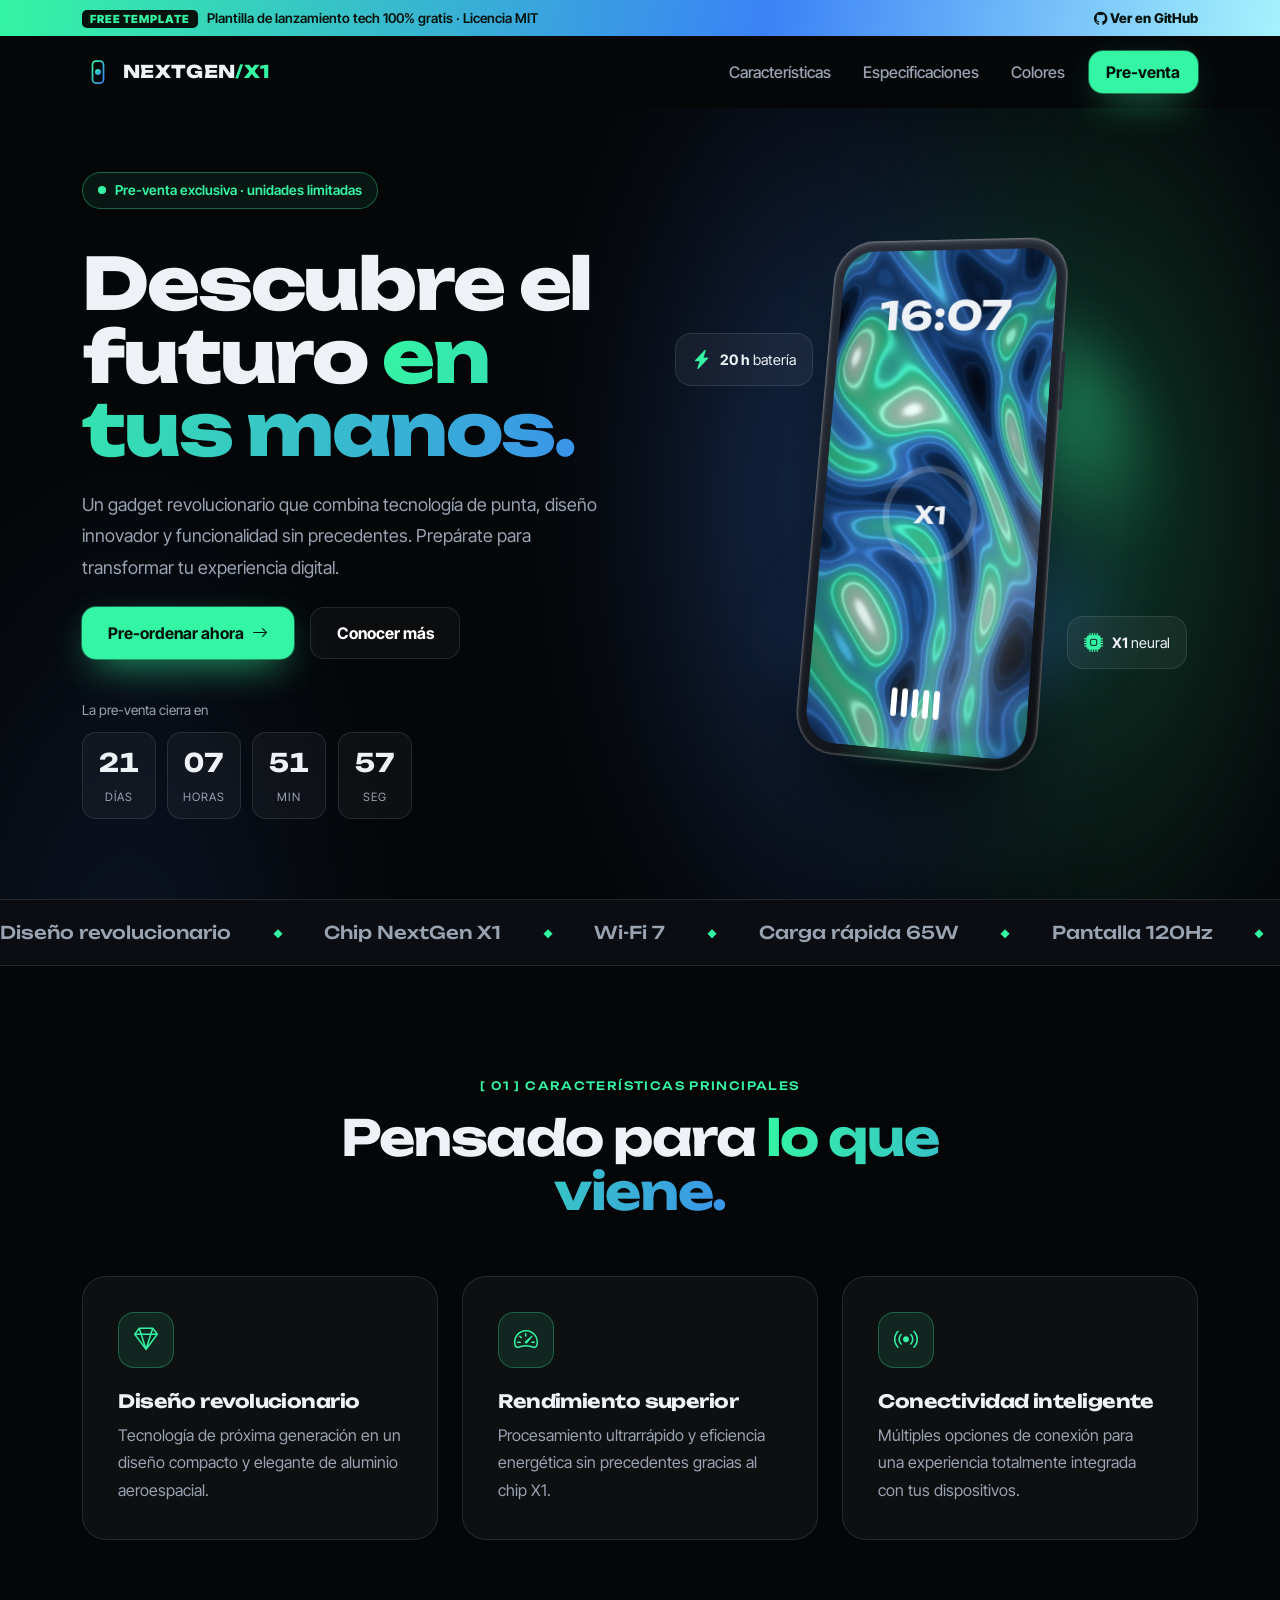
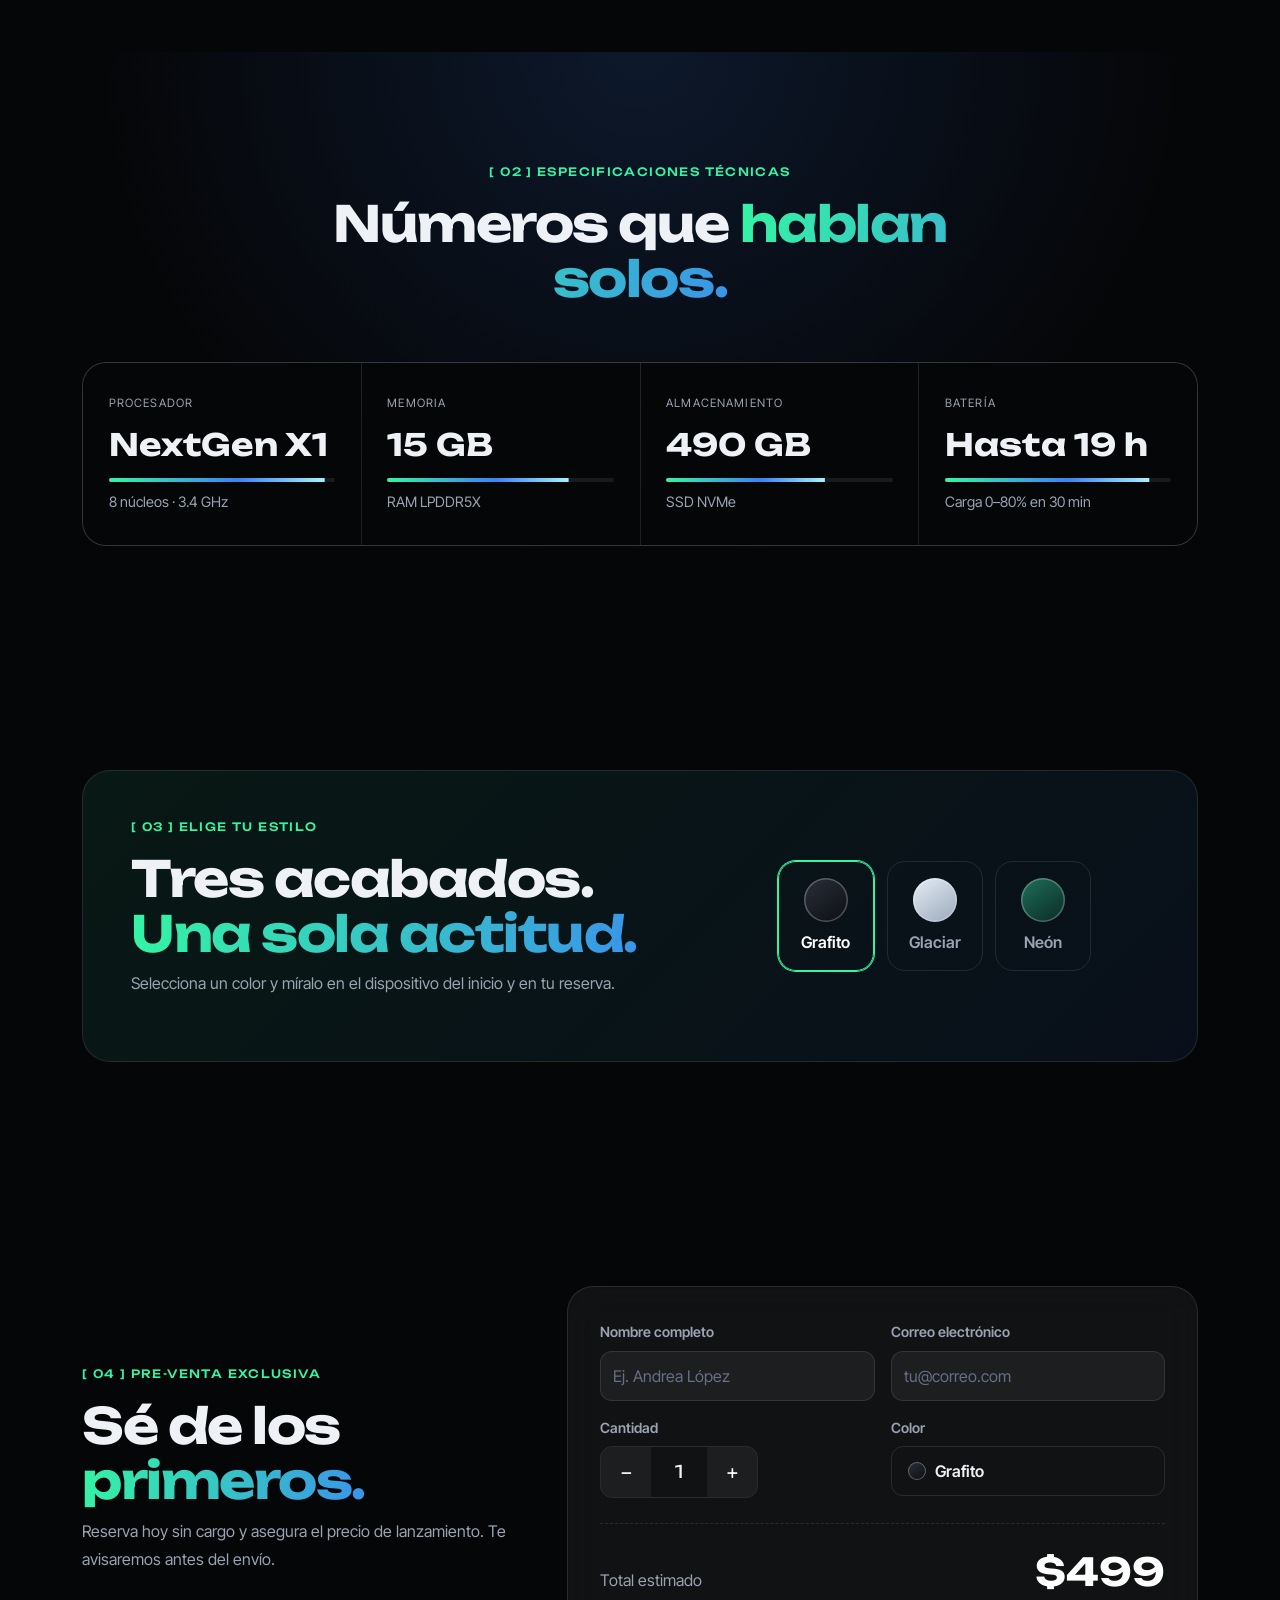
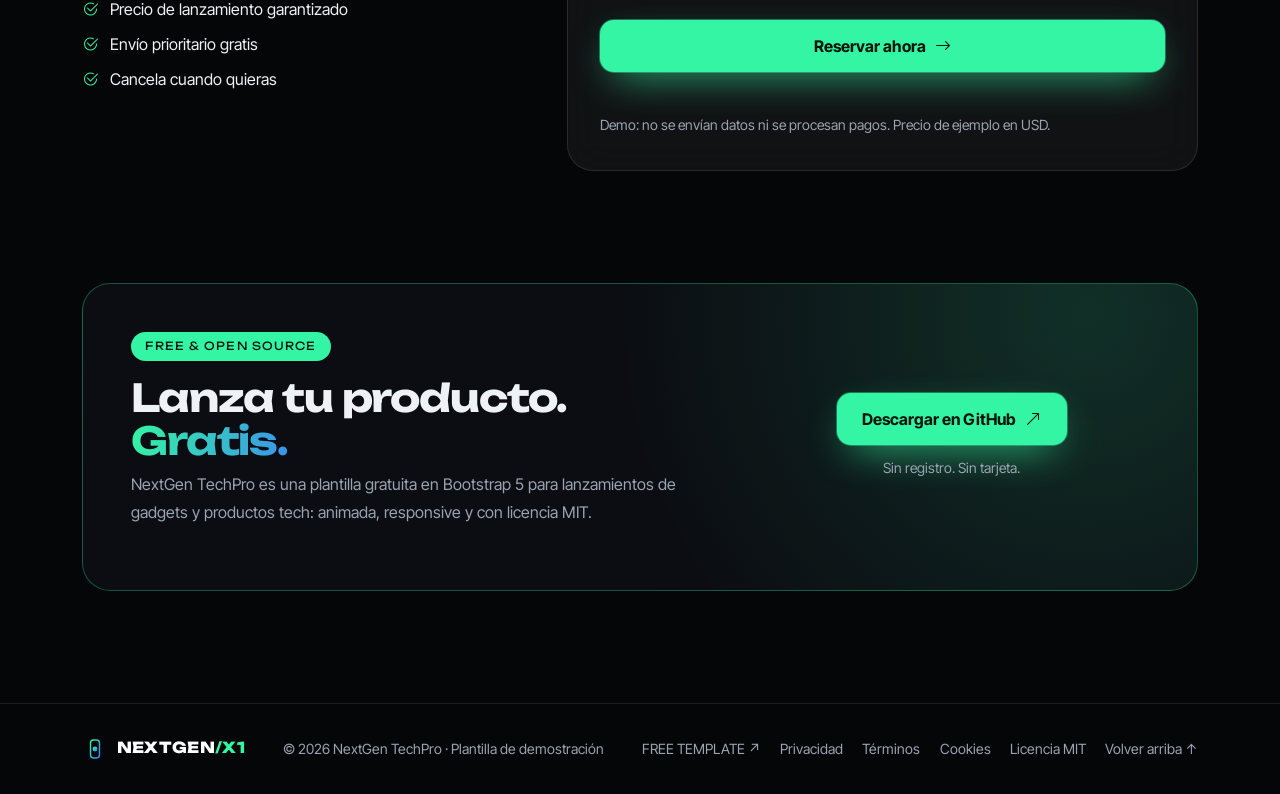
<file: index.html>
<!DOCTYPE html>
<html lang="es">
<head>
  <meta charset="UTF-8">
  <meta name="viewport" content="width=device-width, initial-scale=1.0">
  <title>NextGen TechPro — El futuro en tus manos · Free template</title>
  <meta name="description" content="Plantilla gratuita en Bootstrap 5 para lanzamientos de producto tech: dispositivo 3D, cuenta regresiva, especificaciones y preventa. Licencia MIT.">
  <meta name="theme-color" content="#050608">
  <meta property="og:title" content="NextGen TechPro — Free product launch template">
  <meta property="og:description" content="Plantilla gratuita en Bootstrap 5 para lanzar un gadget.">
  <meta property="og:image" content="assets/og-image.jpg">
  <link rel="icon" href="favicon.svg" type="image/svg+xml">
  <link rel="preconnect" href="https://fonts.googleapis.com">
  <link rel="preconnect" href="https://fonts.gstatic.com" crossorigin>
  <link href="https://fonts.googleapis.com/css2?family=Unbounded:wght@500;700;800&family=Inter+Tight:wght@400;500;600;700&display=swap" rel="stylesheet">
  <link href="https://cdn.jsdelivr.net/npm/bootstrap@5.3.3/dist/css/bootstrap.min.css" rel="stylesheet">
  <link href="https://cdn.jsdelivr.net/npm/bootstrap-icons@1.11.3/font/bootstrap-icons.min.css" rel="stylesheet">
  <link href="styles.css" rel="stylesheet">
</head>
<body id="top">
  <a class="skip" href="#main">Saltar al contenido</a>
  <div class="cursor-glow" aria-hidden="true"></div>

  <div class="free-bar">
    <div class="container">
      <span><b>FREE TEMPLATE</b> Plantilla de lanzamiento tech 100% gratis <span class="license">· Licencia MIT</span></span>
      <a href="https://github.com/EduGuate/nextgentechpro" target="_blank" rel="noopener noreferrer"><i class="bi bi-github"></i> Ver en GitHub</a>
    </div>
  </div>

  <header class="site-nav">
    <nav class="navbar navbar-expand-lg" data-bs-theme="dark" aria-label="Principal">
      <div class="container">
        <a class="brand" href="#top"><img src="favicon.svg" alt="" width="32" height="32"> <b>NEXTGEN<span>/X1</span></b></a>
        <button class="navbar-toggler" type="button" data-bs-toggle="collapse" data-bs-target="#menu" aria-controls="menu" aria-expanded="false" aria-label="Abrir menú"><span class="navbar-toggler-icon"></span></button>
        <div class="collapse navbar-collapse" id="menu">
          <ul class="navbar-nav ms-auto align-items-lg-center gap-lg-3">
            <li class="nav-item"><a class="nav-link" href="#features">Características</a></li>
            <li class="nav-item"><a class="nav-link" href="#specs">Especificaciones</a></li>
            <li class="nav-item"><a class="nav-link" href="#colors">Colores</a></li>
            <li class="nav-item"><a class="btn-neon btn-sm-neon" href="#preorder">Pre-venta</a></li>
          </ul>
        </div>
      </div>
    </nav>
  </header>

  <main id="main">
    <!-- HERO -->
    <section class="hero">
      <div class="beams" aria-hidden="true"><i></i><i></i><i></i></div>
      <div class="container">
        <div class="row align-items-center g-4 g-lg-5">
          <div class="col-lg-6 hero-copy">
            <p class="chip"><span class="dot"></span> Pre-venta exclusiva · unidades limitadas</p>
            <h1>Descubre el futuro <span class="grad">en tus manos.</span></h1>
            <p class="lead-text">Un gadget revolucionario que combina tecnología de punta, diseño innovador y funcionalidad sin precedentes. Prepárate para transformar tu experiencia digital.</p>
            <div class="d-flex flex-wrap gap-3 mt-4">
              <a class="btn-neon" href="#preorder">Pre-ordenar ahora <i class="bi bi-arrow-right"></i></a>
              <a class="btn-line" href="#features">Conocer más</a>
            </div>
            <div class="countdown" aria-label="Tiempo restante de la pre-venta">
              <span class="cd-label">La pre-venta cierra en</span>
              <div class="cd-grid" id="countdown">
                <div><b data-unit="d">00</b><small>días</small></div>
                <div><b data-unit="h">00</b><small>horas</small></div>
                <div><b data-unit="m">00</b><small>min</small></div>
                <div><b data-unit="s">00</b><small>seg</small></div>
              </div>
            </div>
          </div>
          <div class="col-lg-6">
            <div class="stage" id="stage">
              <div class="halo" aria-hidden="true"></div>
              <div class="device" id="device" role="img" aria-label="Dispositivo NextGen X1 con pantalla encendida">
                <div class="device-screen">
                  <img src="assets/screen.webp" alt="" width="540" height="1140">
                  <div class="ui">
                    <span class="ui-time" id="ui-time">09:41</span>
                    <div class="ui-ring"><svg viewBox="0 0 100 100"><circle cx="50" cy="50" r="42"/><circle class="prog" cx="50" cy="50" r="42"/></svg><b>X1</b></div>
                    <div class="ui-bars"><i></i><i></i><i></i><i></i><i></i></div>
                  </div>
                  <div class="glare"></div>
                </div>
                <span class="btn-side" aria-hidden="true"></span>
              </div>
              <div class="floor-shadow" aria-hidden="true"></div>
              <div class="float-card fc1 glass"><i class="bi bi-lightning-charge-fill"></i><span><b>20 h</b> batería</span></div>
              <div class="float-card fc2 glass"><i class="bi bi-cpu-fill"></i><span><b>X1</b> neural</span></div>
            </div>
          </div>
        </div>
      </div>
    </section>

    <div class="marquee" aria-hidden="true">
      <div class="marquee-track">
        <span>Diseño revolucionario</span><span>Chip NextGen X1</span><span>Wi-Fi 7</span><span>Carga rápida 65W</span><span>Pantalla 120Hz</span><span>Diseño revolucionario</span><span>Chip NextGen X1</span><span>Wi-Fi 7</span><span>Carga rápida 65W</span><span>Pantalla 120Hz</span>
      </div>
    </div>

    <!-- FEATURES -->
    <section id="features" class="section">
      <div class="container">
        <div class="section-head reveal">
          <p class="eyebrow">[ 01 ] Características principales</p>
          <h2>Pensado para <span class="grad">lo que viene.</span></h2>
        </div>
        <div class="row g-4">
          <div class="col-md-4 reveal"><article class="feature spot"><span class="f-icon"><i class="bi bi-gem"></i></span><h3>Diseño revolucionario</h3><p>Tecnología de próxima generación en un diseño compacto y elegante de aluminio aeroespacial.</p></article></div>
          <div class="col-md-4 reveal"><article class="feature spot"><span class="f-icon"><i class="bi bi-speedometer2"></i></span><h3>Rendimiento superior</h3><p>Procesamiento ultrarrápido y eficiencia energética sin precedentes gracias al chip X1.</p></article></div>
          <div class="col-md-4 reveal"><article class="feature spot"><span class="f-icon"><i class="bi bi-broadcast"></i></span><h3>Conectividad inteligente</h3><p>Múltiples opciones de conexión para una experiencia totalmente integrada con tus dispositivos.</p></article></div>
        </div>
      </div>
    </section>

    <!-- SPECS -->
    <section id="specs" class="section specs">
      <div class="container">
        <div class="section-head reveal">
          <p class="eyebrow">[ 02 ] Especificaciones técnicas</p>
          <h2>Números que <span class="grad">hablan solos.</span></h2>
        </div>
        <div class="spec-grid">
          <div class="spec reveal"><small>Procesador</small><strong>NextGen X1</strong><span class="meter"><i style="--v:.95"></i></span><em>8 núcleos · 3.4 GHz</em></div>
          <div class="spec reveal"><small>Memoria</small><strong><span data-count="16">0</span> GB</strong><span class="meter"><i style="--v:.8"></i></span><em>RAM LPDDR5X</em></div>
          <div class="spec reveal"><small>Almacenamiento</small><strong><span data-count="512">0</span> GB</strong><span class="meter"><i style="--v:.7"></i></span><em>SSD NVMe</em></div>
          <div class="spec reveal"><small>Batería</small><strong>Hasta <span data-count="20">0</span> h</strong><span class="meter"><i style="--v:.9"></i></span><em>Carga 0–80% en 30 min</em></div>
        </div>
      </div>
    </section>

    <!-- COLORS -->
    <section id="colors" class="section">
      <div class="container">
        <div class="colors-card reveal">
          <div>
            <p class="eyebrow">[ 03 ] Elige tu estilo</p>
            <h2>Tres acabados. <span class="grad">Una sola actitud.</span></h2>
            <p class="muted">Selecciona un color y míralo en el dispositivo del inicio y en tu reserva.</p>
          </div>
          <div class="swatches" role="radiogroup" aria-label="Color del dispositivo">
            <button class="swatch active" role="radio" aria-checked="true" data-color="grafito" style="--c1:#2a2f3a;--c2:#0c0e12"><span></span>Grafito</button>
            <button class="swatch" role="radio" aria-checked="false" data-color="glaciar" style="--c1:#e6edf5;--c2:#9aa9bb"><span></span>Glaciar</button>
            <button class="swatch" role="radio" aria-checked="false" data-color="neón" style="--c1:#1f6f5b;--c2:#0b2a24"><span></span>Neón</button>
          </div>
        </div>
      </div>
    </section>

    <!-- PREORDER -->
    <section id="preorder" class="section">
      <div class="container">
        <div class="row g-4 g-lg-5 align-items-center">
          <div class="col-lg-5 reveal">
            <p class="eyebrow">[ 04 ] Pre-venta exclusiva</p>
            <h2>Sé de los <span class="grad">primeros.</span></h2>
            <p class="muted">Reserva hoy sin cargo y asegura el precio de lanzamiento. Te avisaremos antes del envío.</p>
            <ul class="perks">
              <li><i class="bi bi-check2-circle"></i> Precio de lanzamiento garantizado</li>
              <li><i class="bi bi-check2-circle"></i> Envío prioritario gratis</li>
              <li><i class="bi bi-check2-circle"></i> Cancela cuando quieras</li>
            </ul>
          </div>
          <div class="col-lg-7 reveal">
            <form id="preOrderForm" class="order glass" novalidate>
              <div class="row g-3">
                <div class="col-sm-6"><label for="name" class="form-label">Nombre completo</label><input id="name" class="form-control" autocomplete="name" required maxlength="80" placeholder="Ej. Andrea López"></div>
                <div class="col-sm-6"><label for="email" class="form-label">Correo electrónico</label><input id="email" type="email" class="form-control" autocomplete="email" required maxlength="120" placeholder="tu@correo.com"></div>
                <div class="col-sm-6">
                  <span class="form-label d-block" id="qty-label">Cantidad</span>
                  <div class="stepper" role="group" aria-labelledby="qty-label"><button type="button" data-step="-1" aria-label="Menos">−</button><output id="qty">1</output><button type="button" data-step="1" aria-label="Más">+</button></div>
                </div>
                <div class="col-sm-6"><span class="form-label d-block">Color</span><div class="chosen" id="chosen-color">Grafito</div></div>
              </div>
              <div class="order-total"><span>Total estimado</span><strong>$<span id="order-total">499</span></strong></div>
              <button class="btn-neon w-100" type="submit">Reservar ahora <i class="bi bi-arrow-right"></i></button>
              <p class="form-status" id="form-status" role="status"></p>
              <small class="muted">Demo: no se envían datos ni se procesan pagos. Precio de ejemplo en USD.</small>
            </form>
          </div>
        </div>
      </div>
    </section>

    <!-- FREE TEMPLATE -->
    <section id="template" class="section pt-0">
      <div class="container">
        <div class="opensource reveal">
          <div>
            <span class="free-pill">FREE &amp; OPEN SOURCE</span>
            <h2>Lanza tu producto. <span class="grad">Gratis.</span></h2>
            <p class="muted">NextGen TechPro es una plantilla gratuita en Bootstrap 5 para lanzamientos de gadgets y productos tech: animada, responsive y con licencia MIT.</p>
          </div>
          <div class="os-actions">
            <a class="btn-neon" href="https://github.com/EduGuate/nextgentechpro" target="_blank" rel="noopener noreferrer">Descargar en GitHub <i class="bi bi-arrow-up-right"></i></a>
            <small class="muted">Sin registro. Sin tarjeta.</small>
          </div>
        </div>
      </div>
    </section>
  </main>

  <footer class="footer">
    <div class="container footer-inner">
      <a class="brand" href="#top"><img src="favicon.svg" alt="" width="26" height="26"> <b>NEXTGEN<span>/X1</span></b></a>
      <span>© <span id="year"></span> NextGen TechPro · Plantilla de demostración</span>
      <span class="footer-links"><a href="#template">FREE TEMPLATE ↗</a><a href="privacidad.html">Privacidad</a><a href="terminos.html">Términos</a><a href="cookies.html">Cookies</a><a href="LICENSE">Licencia MIT</a><a href="#top">Volver arriba ↑</a></span>
    </div>
  </footer>

  <script src="https://cdn.jsdelivr.net/npm/bootstrap@5.3.3/dist/js/bootstrap.bundle.min.js" defer></script>
  <script src="app.js" defer></script>
</body>
</html>
</file>
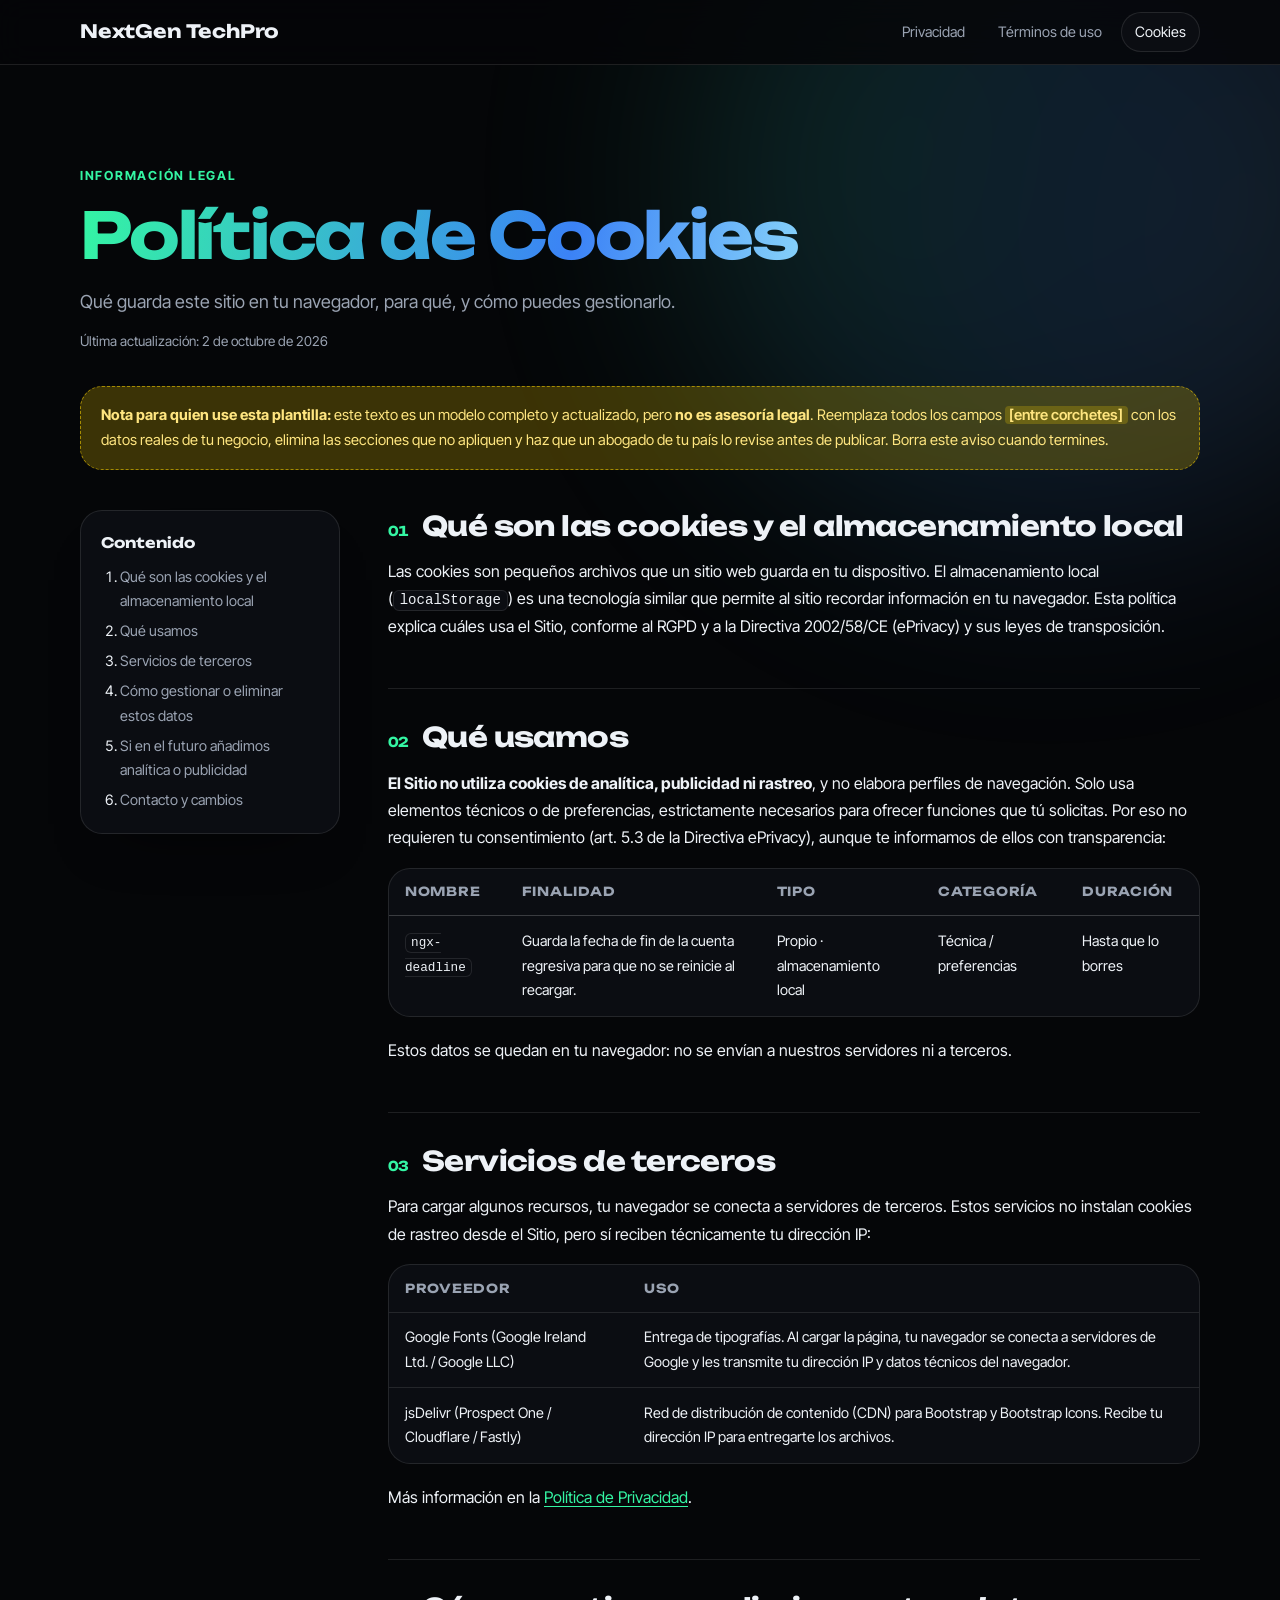
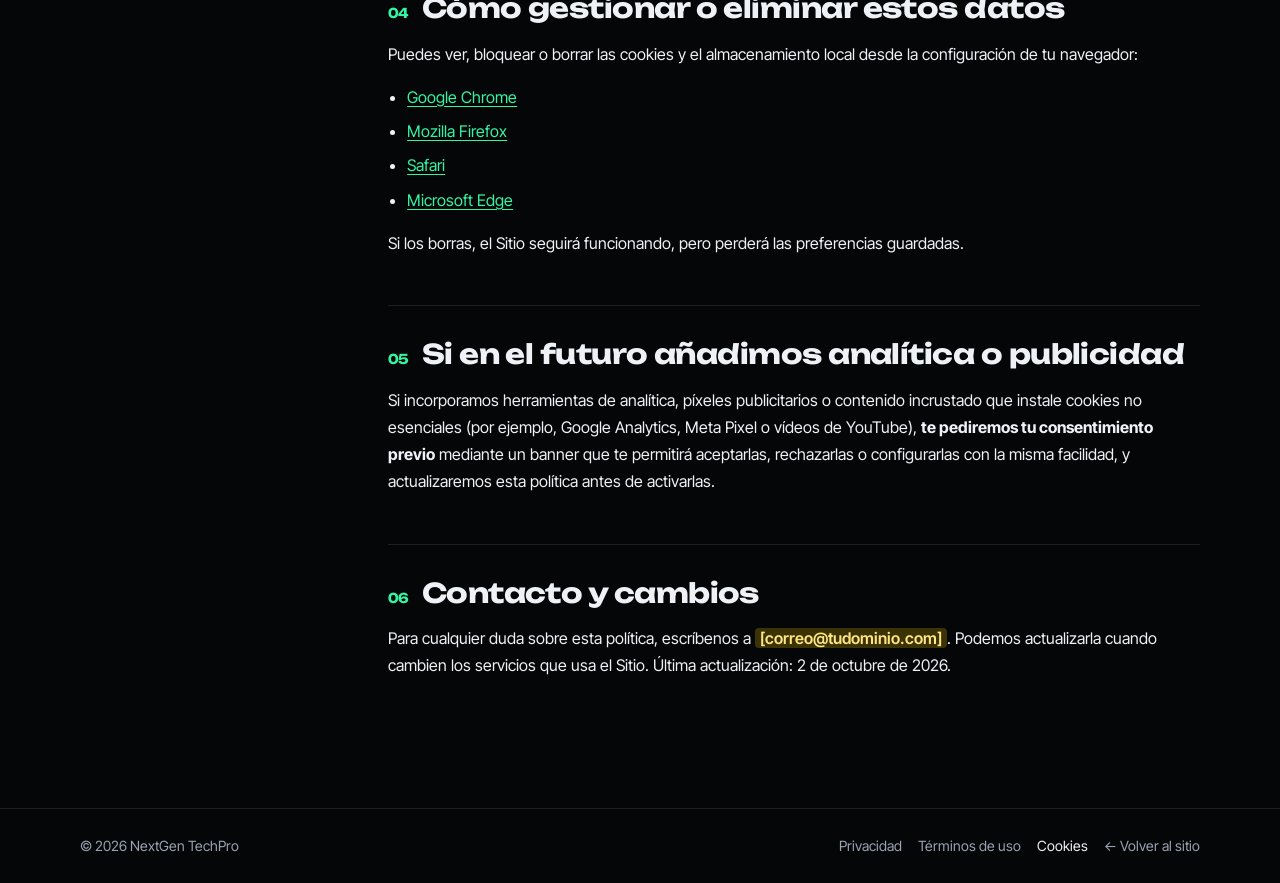
<file: cookies.html>
<!doctype html>
<html lang="es">
<head>
  <meta charset="utf-8">
  <meta name="viewport" content="width=device-width, initial-scale=1">
  <title>Política de Cookies · NextGen TechPro</title>
  <meta name="description" content="Qué guarda este sitio en tu navegador, para qué, y cómo puedes gestionarlo.">
  <meta name="robots" content="index, follow">
  <link rel="icon" href="favicon.svg" type="image/svg+xml">
  <link rel="preconnect" href="https://fonts.googleapis.com"><link rel="preconnect" href="https://fonts.gstatic.com" crossorigin>
  <link href="https://fonts.googleapis.com/css2?family=Unbounded:wght@500;700;800&family=Inter+Tight:wght@400;500;600;700&display=swap" rel="stylesheet">
  <link href="legal.css" rel="stylesheet">
</head>
<body class="legal-page">
  <a class="skip" href="#main">Saltar al contenido</a>
  <header class="lg-top">
    <div class="lg-wrap lg-top-inner">
      <a class="lg-brand" href="index.html">NextGen TechPro</a>
      <nav class="lg-nav" aria-label="Páginas legales"><a href="privacidad.html">Privacidad</a><a href="terminos.html">Términos de uso</a><a href="cookies.html" aria-current="page">Cookies</a></nav>
    </div>
  </header>
  <main id="main" class="lg-wrap">
    <div class="lg-hero">
      <p class="lg-kicker">Información legal</p>
      <h1>Política de Cookies</h1>
      <p class="lg-lead">Qué guarda este sitio en tu navegador, para qué, y cómo puedes gestionarlo.</p>
      <p class="lg-date">Última actualización: 2 de octubre de 2026</p>
    </div>
    <aside class="lg-note" role="note"><strong>Nota para quien use esta plantilla:</strong> este texto es un modelo completo y actualizado, pero <strong>no es asesoría legal</strong>. Reemplaza todos los campos <mark class="ph">[entre corchetes]</mark> con los datos reales de tu negocio, elimina las secciones que no apliquen y haz que un abogado de tu país lo revise antes de publicar. Borra este aviso cuando termines.</aside>
    <div class="lg-grid">
      <nav class="lg-toc" aria-label="Contenido"><p>Contenido</p><ol><li><a href="#s1">Qué son las cookies y el almacenamiento local</a></li><li><a href="#s2">Qué usamos</a></li><li><a href="#s3">Servicios de terceros</a></li><li><a href="#s4">Cómo gestionar o eliminar estos datos</a></li><li><a href="#s5">Si en el futuro añadimos analítica o publicidad</a></li><li><a href="#s6">Contacto y cambios</a></li></ol></nav>
      <article class="lg-body">
<section id="s1"><h2><span class="num">01</span>Qué son las cookies y el almacenamiento local</h2>
<p>Las cookies son pequeños archivos que un sitio web guarda en tu dispositivo. El almacenamiento local (<code>localStorage</code>) es una tecnología similar que permite al sitio recordar información en tu navegador. Esta política explica cuáles usa el Sitio, conforme al RGPD y a la Directiva 2002/58/CE (ePrivacy) y sus leyes de transposición.</p>
</section>
<section id="s2"><h2><span class="num">02</span>Qué usamos</h2>
<p><strong>El Sitio no utiliza cookies de analítica, publicidad ni rastreo</strong>, y no elabora perfiles de navegación. Solo usa elementos técnicos o de preferencias, estrictamente necesarios para ofrecer funciones que tú solicitas. Por eso no requieren tu consentimiento (art. 5.3 de la Directiva ePrivacy), aunque te informamos de ellos con transparencia:</p>
<div class="tbl"><table><thead><tr><th scope="col">Nombre</th><th scope="col">Finalidad</th><th scope="col">Tipo</th><th scope="col">Categoría</th><th scope="col">Duración</th></tr></thead><tbody><tr><td><code>ngx-deadline</code></td><td>Guarda la fecha de fin de la cuenta regresiva para que no se reinicie al recargar.</td><td>Propio · almacenamiento local</td><td>Técnica / preferencias</td><td>Hasta que lo borres</td></tr></tbody></table></div>
<p>Estos datos se quedan en tu navegador: no se envían a nuestros servidores ni a terceros.</p>
</section>
<section id="s3"><h2><span class="num">03</span>Servicios de terceros</h2>
<p>Para cargar algunos recursos, tu navegador se conecta a servidores de terceros. Estos servicios no instalan cookies de rastreo desde el Sitio, pero sí reciben técnicamente tu dirección IP:</p>
<div class="tbl"><table><thead><tr><th scope="col">Proveedor</th><th scope="col">Uso</th></tr></thead><tbody><tr><td>Google Fonts (Google Ireland Ltd. / Google LLC)</td><td>Entrega de tipografías. Al cargar la página, tu navegador se conecta a servidores de Google y les transmite tu dirección IP y datos técnicos del navegador.</td></tr><tr><td>jsDelivr (Prospect One / Cloudflare / Fastly)</td><td>Red de distribución de contenido (CDN) para Bootstrap y Bootstrap Icons. Recibe tu dirección IP para entregarte los archivos.</td></tr></tbody></table></div>
<p>Más información en la <a href="privacidad.html">Política de Privacidad</a>.</p>
</section>
<section id="s4"><h2><span class="num">04</span>Cómo gestionar o eliminar estos datos</h2>
<p>Puedes ver, bloquear o borrar las cookies y el almacenamiento local desde la configuración de tu navegador:</p>
<ul><li><a href="https://support.google.com/chrome/answer/95647" target="_blank" rel="noopener noreferrer">Google Chrome</a></li><li><a href="https://support.mozilla.org/kb/clear-cookies-and-site-data-firefox" target="_blank" rel="noopener noreferrer">Mozilla Firefox</a></li><li><a href="https://support.apple.com/guide/safari/manage-cookies-sfri11471/mac" target="_blank" rel="noopener noreferrer">Safari</a></li><li><a href="https://support.microsoft.com/microsoft-edge/delete-cookies-in-microsoft-edge-63947406-40ac-c3b8-57b9-2a946a29ae09" target="_blank" rel="noopener noreferrer">Microsoft Edge</a></li></ul>
<p>Si los borras, el Sitio seguirá funcionando, pero perderá las preferencias guardadas.</p>
</section>
<section id="s5"><h2><span class="num">05</span>Si en el futuro añadimos analítica o publicidad</h2>
<p>Si incorporamos herramientas de analítica, píxeles publicitarios o contenido incrustado que instale cookies no esenciales (por ejemplo, Google Analytics, Meta Pixel o vídeos de YouTube), <strong>te pediremos tu consentimiento previo</strong> mediante un banner que te permitirá aceptarlas, rechazarlas o configurarlas con la misma facilidad, y actualizaremos esta política antes de activarlas.</p>
</section>
<section id="s6"><h2><span class="num">06</span>Contacto y cambios</h2>
<p>Para cualquier duda sobre esta política, escríbenos a <mark class="ph">[correo@tudominio.com]</mark>. Podemos actualizarla cuando cambien los servicios que usa el Sitio. Última actualización: 2 de octubre de 2026.</p>
</section>
      </article>
    </div>
  </main>
  <footer class="lg-foot">
    <div class="lg-wrap lg-foot-inner">
      <span>© 2026 NextGen TechPro</span>
      <span class="lg-foot-links"><a href="privacidad.html">Privacidad</a><a href="terminos.html">Términos de uso</a><a href="cookies.html" aria-current="page">Cookies</a><a href="index.html">← Volver al sitio</a></span>
    </div>
  </footer>
</body>
</html>
</file>
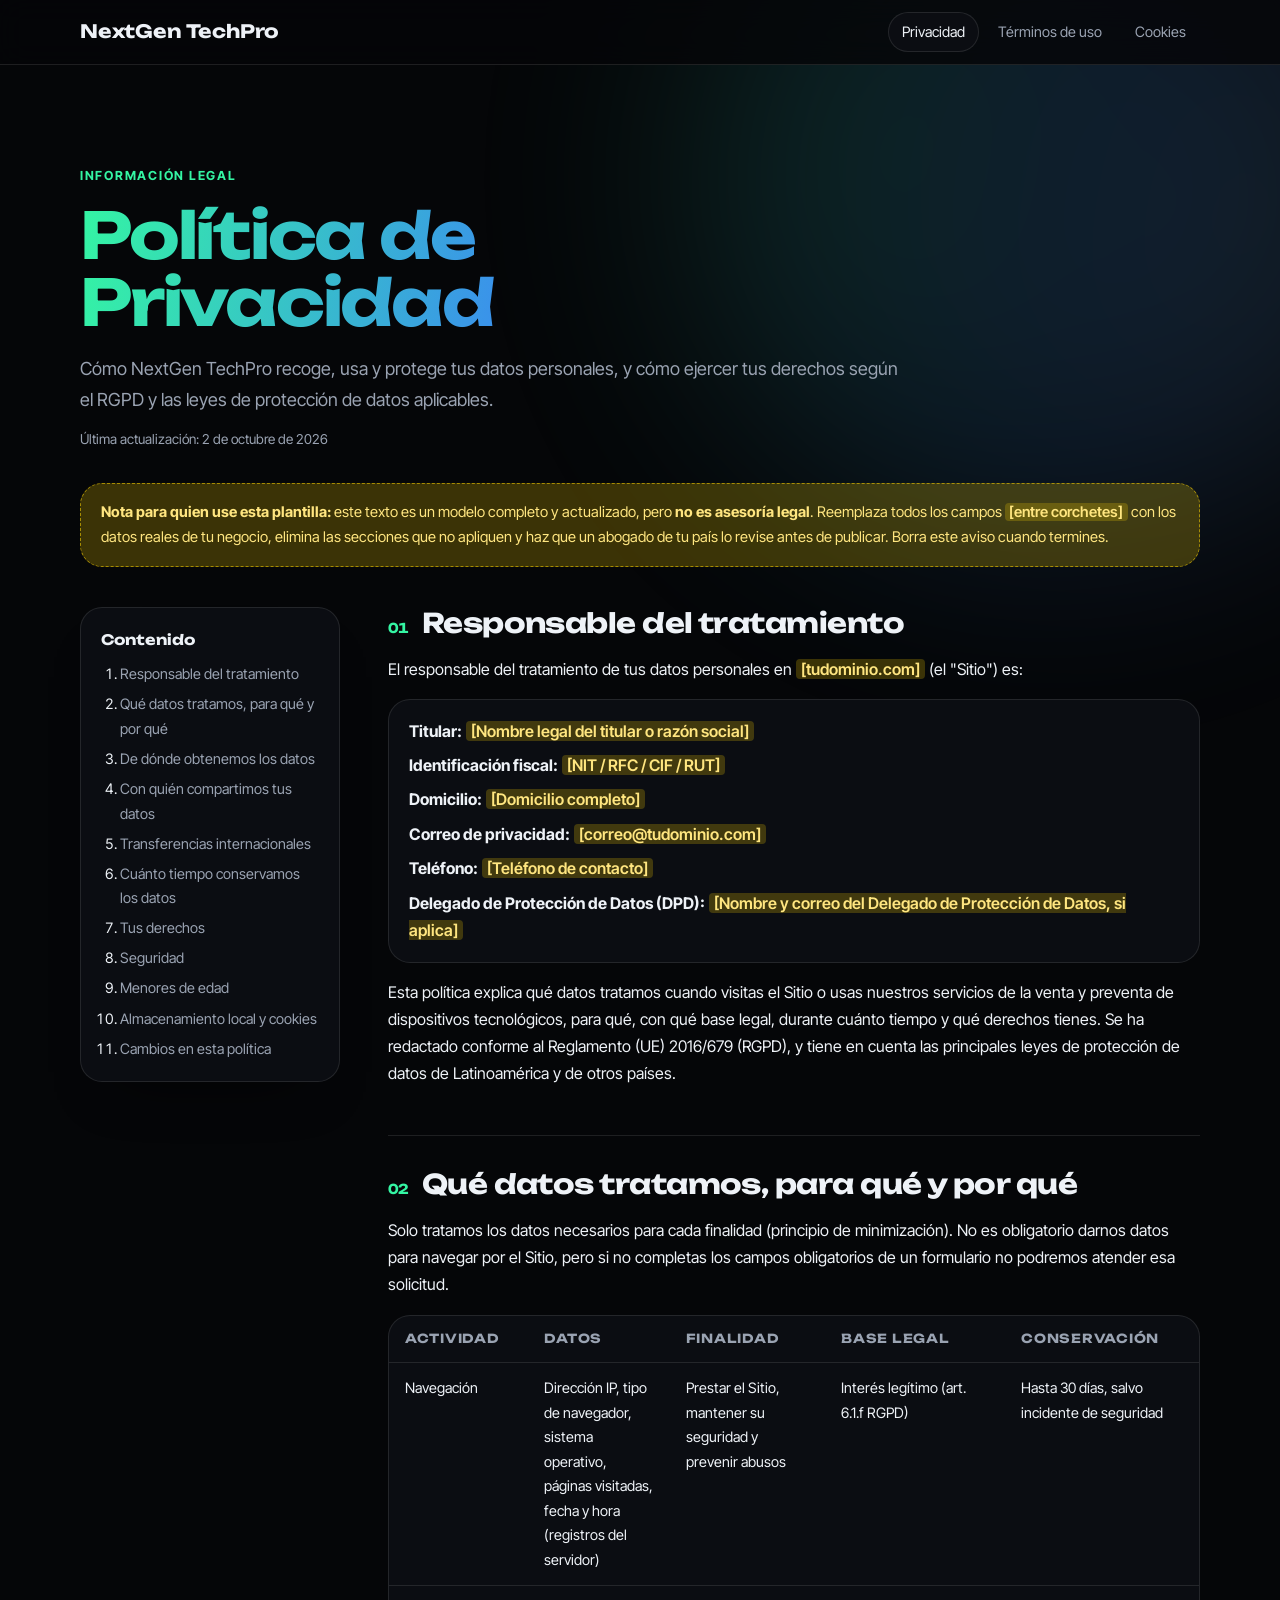
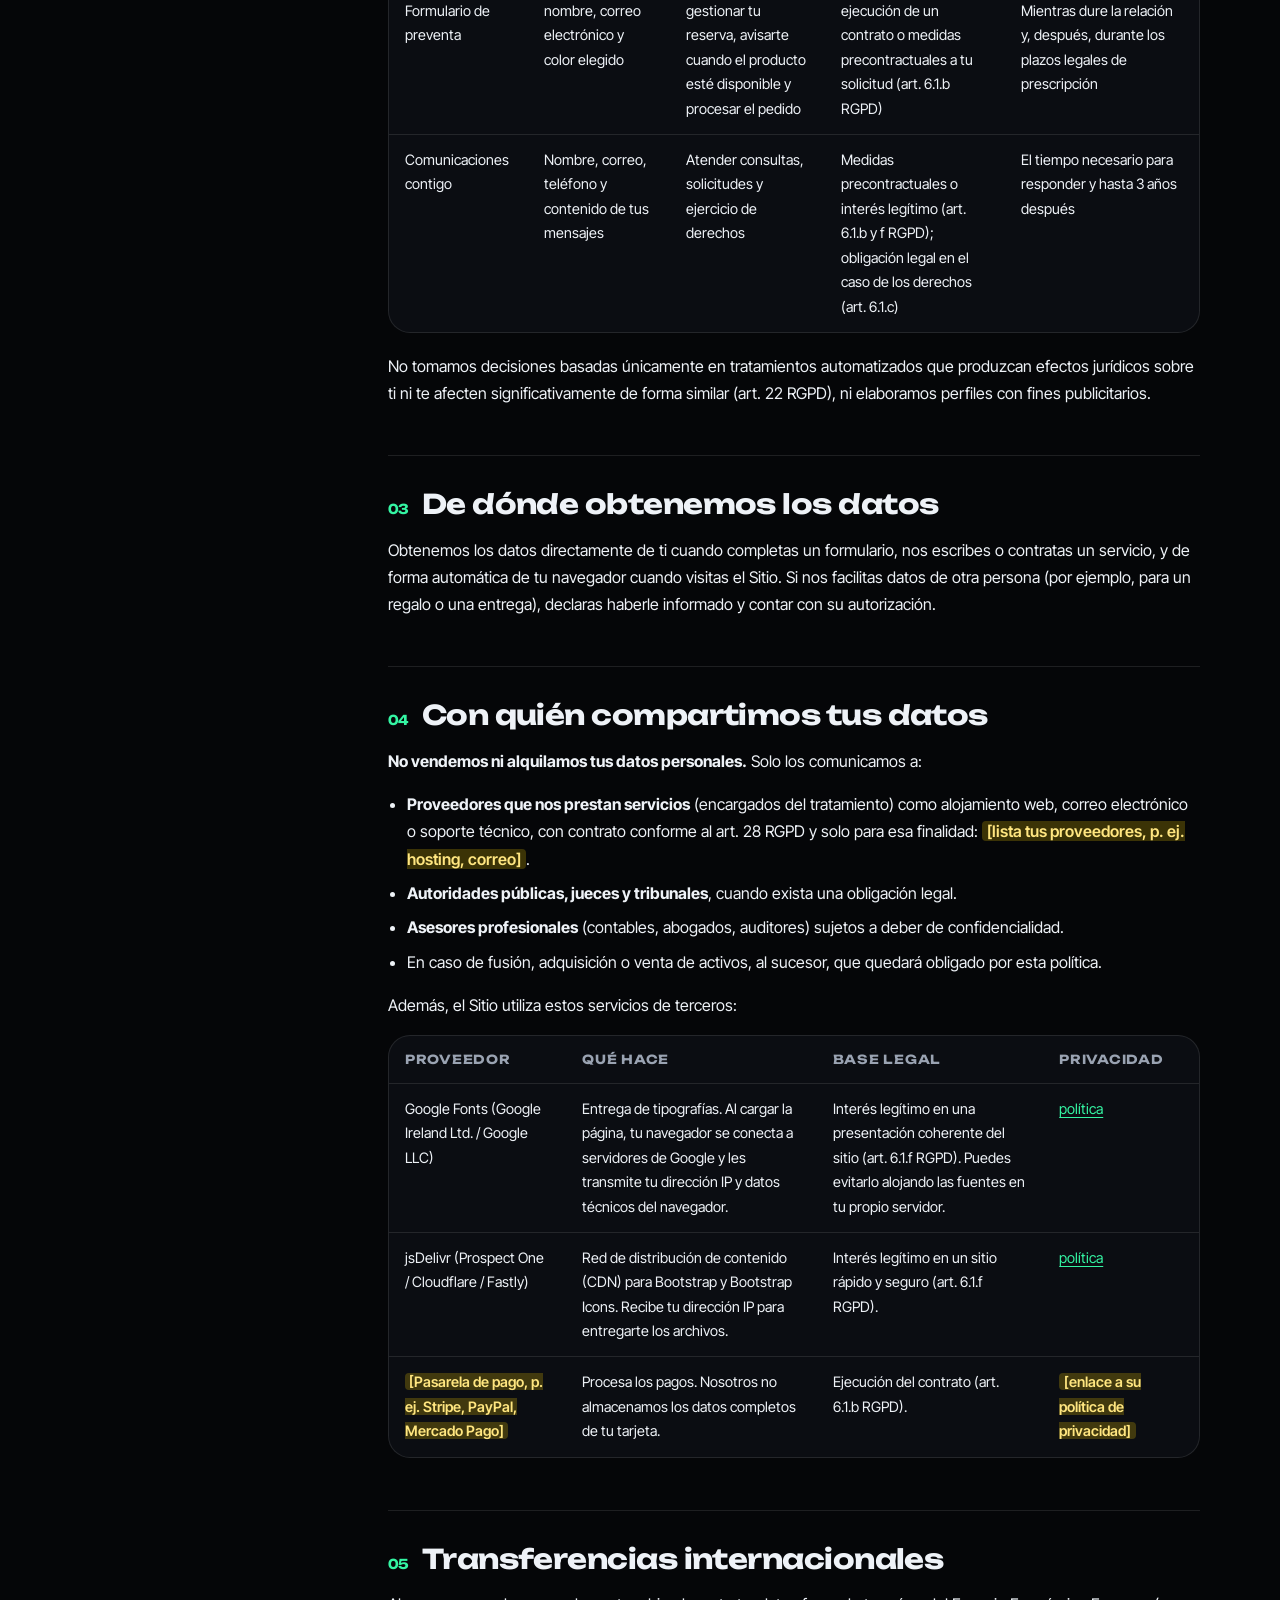
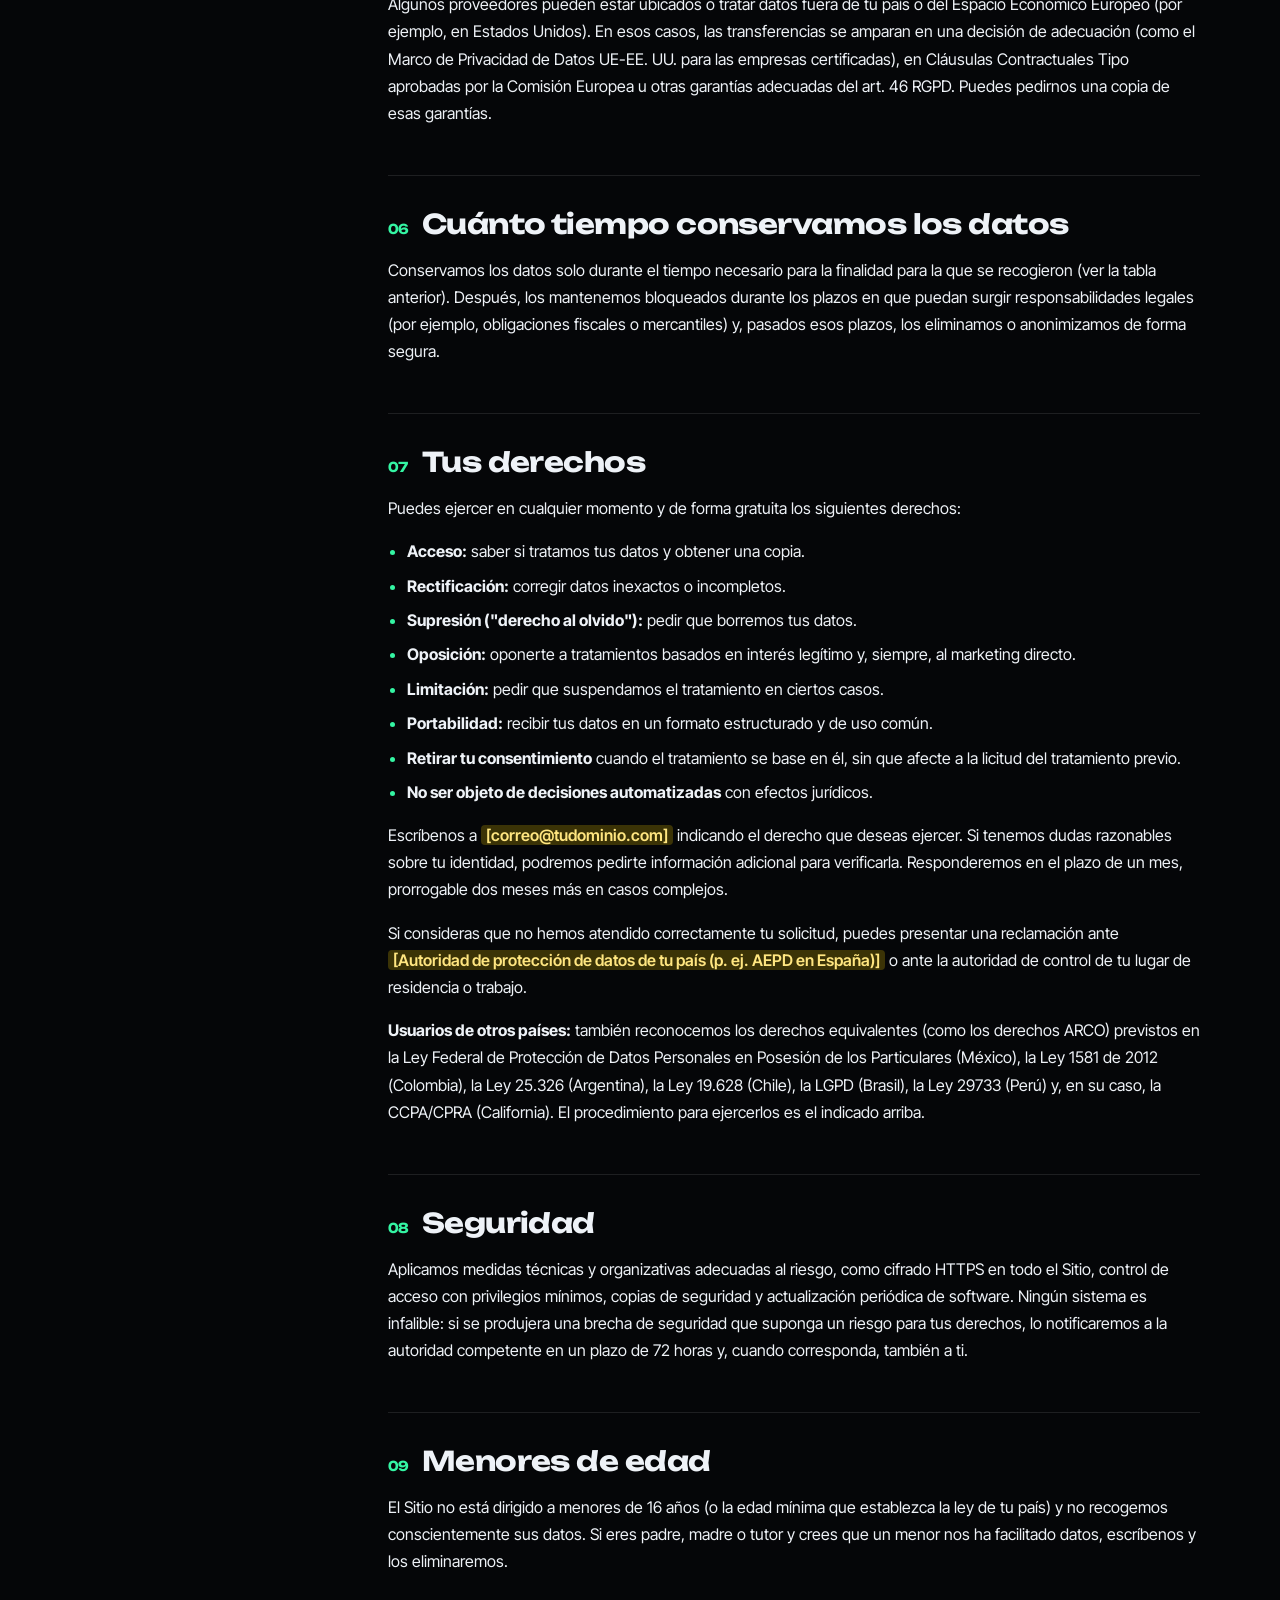
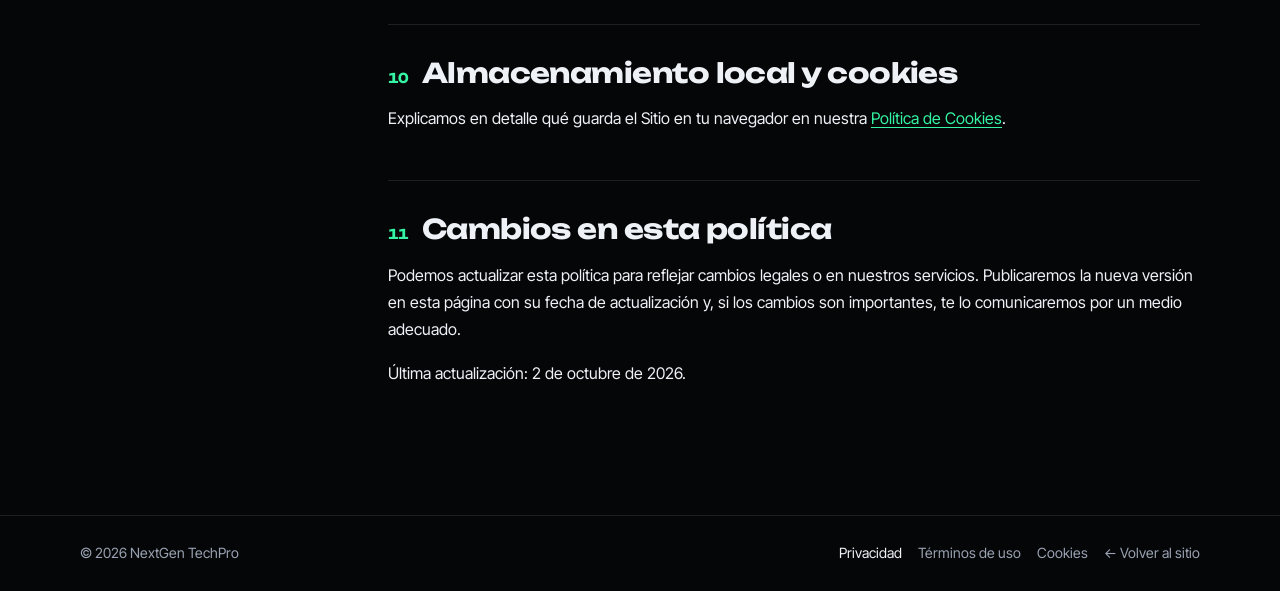
<file: privacidad.html>
<!doctype html>
<html lang="es">
<head>
  <meta charset="utf-8">
  <meta name="viewport" content="width=device-width, initial-scale=1">
  <title>Política de Privacidad · NextGen TechPro</title>
  <meta name="description" content="Cómo NextGen TechPro recoge, usa y protege tus datos personales, y cómo ejercer tus derechos según el RGPD y las leyes de protección de datos aplicables.">
  <meta name="robots" content="index, follow">
  <link rel="icon" href="favicon.svg" type="image/svg+xml">
  <link rel="preconnect" href="https://fonts.googleapis.com"><link rel="preconnect" href="https://fonts.gstatic.com" crossorigin>
  <link href="https://fonts.googleapis.com/css2?family=Unbounded:wght@500;700;800&family=Inter+Tight:wght@400;500;600;700&display=swap" rel="stylesheet">
  <link href="legal.css" rel="stylesheet">
</head>
<body class="legal-page">
  <a class="skip" href="#main">Saltar al contenido</a>
  <header class="lg-top">
    <div class="lg-wrap lg-top-inner">
      <a class="lg-brand" href="index.html">NextGen TechPro</a>
      <nav class="lg-nav" aria-label="Páginas legales"><a href="privacidad.html" aria-current="page">Privacidad</a><a href="terminos.html">Términos de uso</a><a href="cookies.html">Cookies</a></nav>
    </div>
  </header>
  <main id="main" class="lg-wrap">
    <div class="lg-hero">
      <p class="lg-kicker">Información legal</p>
      <h1>Política de Privacidad</h1>
      <p class="lg-lead">Cómo NextGen TechPro recoge, usa y protege tus datos personales, y cómo ejercer tus derechos según el RGPD y las leyes de protección de datos aplicables.</p>
      <p class="lg-date">Última actualización: 2 de octubre de 2026</p>
    </div>
    <aside class="lg-note" role="note"><strong>Nota para quien use esta plantilla:</strong> este texto es un modelo completo y actualizado, pero <strong>no es asesoría legal</strong>. Reemplaza todos los campos <mark class="ph">[entre corchetes]</mark> con los datos reales de tu negocio, elimina las secciones que no apliquen y haz que un abogado de tu país lo revise antes de publicar. Borra este aviso cuando termines.</aside>
    <div class="lg-grid">
      <nav class="lg-toc" aria-label="Contenido"><p>Contenido</p><ol><li><a href="#s1">Responsable del tratamiento</a></li><li><a href="#s2">Qué datos tratamos, para qué y por qué</a></li><li><a href="#s3">De dónde obtenemos los datos</a></li><li><a href="#s4">Con quién compartimos tus datos</a></li><li><a href="#s5">Transferencias internacionales</a></li><li><a href="#s6">Cuánto tiempo conservamos los datos</a></li><li><a href="#s7">Tus derechos</a></li><li><a href="#s8">Seguridad</a></li><li><a href="#s9">Menores de edad</a></li><li><a href="#s10">Almacenamiento local y cookies</a></li><li><a href="#s11">Cambios en esta política</a></li></ol></nav>
      <article class="lg-body">
<section id="s1"><h2><span class="num">01</span>Responsable del tratamiento</h2>
<p>El responsable del tratamiento de tus datos personales en <mark class="ph">[tudominio.com]</mark> (el "Sitio") es:</p>
<ul class="facts"><li><b>Titular:</b> <mark class="ph">[Nombre legal del titular o razón social]</mark></li><li><b>Identificación fiscal:</b> <mark class="ph">[NIT / RFC / CIF / RUT]</mark></li><li><b>Domicilio:</b> <mark class="ph">[Domicilio completo]</mark></li><li><b>Correo de privacidad:</b> <mark class="ph">[correo@tudominio.com]</mark></li><li><b>Teléfono:</b> <mark class="ph">[Teléfono de contacto]</mark></li><li><b>Delegado de Protección de Datos (DPD):</b> <mark class="ph">[Nombre y correo del Delegado de Protección de Datos, si aplica]</mark></li></ul>
<p>Esta política explica qué datos tratamos cuando visitas el Sitio o usas nuestros servicios de la venta y preventa de dispositivos tecnológicos, para qué, con qué base legal, durante cuánto tiempo y qué derechos tienes. Se ha redactado conforme al Reglamento (UE) 2016/679 (RGPD), y tiene en cuenta las principales leyes de protección de datos de Latinoamérica y de otros países.</p>
</section>
<section id="s2"><h2><span class="num">02</span>Qué datos tratamos, para qué y por qué</h2>
<p>Solo tratamos los datos necesarios para cada finalidad (principio de minimización). No es obligatorio darnos datos para navegar por el Sitio, pero si no completas los campos obligatorios de un formulario no podremos atender esa solicitud.</p>
<div class="tbl"><table><thead><tr><th scope="col">Actividad</th><th scope="col">Datos</th><th scope="col">Finalidad</th><th scope="col">Base legal</th><th scope="col">Conservación</th></tr></thead><tbody><tr><td>Navegación</td><td>Dirección IP, tipo de navegador, sistema operativo, páginas visitadas, fecha y hora (registros del servidor)</td><td>Prestar el Sitio, mantener su seguridad y prevenir abusos</td><td>Interés legítimo (art. 6.1.f RGPD)</td><td>Hasta 30 días, salvo incidente de seguridad</td></tr><tr><td>Formulario de preventa</td><td>nombre, correo electrónico y color elegido</td><td>gestionar tu reserva, avisarte cuando el producto esté disponible y procesar el pedido</td><td>ejecución de un contrato o medidas precontractuales a tu solicitud (art. 6.1.b RGPD)</td><td>Mientras dure la relación y, después, durante los plazos legales de prescripción</td></tr><tr><td>Comunicaciones contigo</td><td>Nombre, correo, teléfono y contenido de tus mensajes</td><td>Atender consultas, solicitudes y ejercicio de derechos</td><td>Medidas precontractuales o interés legítimo (art. 6.1.b y f RGPD); obligación legal en el caso de los derechos (art. 6.1.c)</td><td>El tiempo necesario para responder y hasta 3 años después</td></tr></tbody></table></div>
<p>No tomamos decisiones basadas únicamente en tratamientos automatizados que produzcan efectos jurídicos sobre ti ni te afecten significativamente de forma similar (art. 22 RGPD), ni elaboramos perfiles con fines publicitarios.</p>
</section>
<section id="s3"><h2><span class="num">03</span>De dónde obtenemos los datos</h2>
<p>Obtenemos los datos directamente de ti cuando completas un formulario, nos escribes o contratas un servicio, y de forma automática de tu navegador cuando visitas el Sitio. Si nos facilitas datos de otra persona (por ejemplo, para un regalo o una entrega), declaras haberle informado y contar con su autorización.</p>
</section>
<section id="s4"><h2><span class="num">04</span>Con quién compartimos tus datos</h2>
<p><strong>No vendemos ni alquilamos tus datos personales.</strong> Solo los comunicamos a:</p>
<ul><li><b>Proveedores que nos prestan servicios</b> (encargados del tratamiento) como alojamiento web, correo electrónico o soporte técnico, con contrato conforme al art. 28 RGPD y solo para esa finalidad: <mark class="ph">[lista tus proveedores, p. ej. hosting, correo]</mark>.</li>
<li><b>Autoridades públicas, jueces y tribunales</b>, cuando exista una obligación legal.</li>
<li><b>Asesores profesionales</b> (contables, abogados, auditores) sujetos a deber de confidencialidad.</li>
<li>En caso de fusión, adquisición o venta de activos, al sucesor, que quedará obligado por esta política.</li></ul>
<p>Además, el Sitio utiliza estos servicios de terceros:</p>
<div class="tbl"><table><thead><tr><th scope="col">Proveedor</th><th scope="col">Qué hace</th><th scope="col">Base legal</th><th scope="col">Privacidad</th></tr></thead><tbody><tr><td>Google Fonts (Google Ireland Ltd. / Google LLC)</td><td>Entrega de tipografías. Al cargar la página, tu navegador se conecta a servidores de Google y les transmite tu dirección IP y datos técnicos del navegador.</td><td>Interés legítimo en una presentación coherente del sitio (art. 6.1.f RGPD). Puedes evitarlo alojando las fuentes en tu propio servidor.</td><td><a href="https://policies.google.com/privacy" target="_blank" rel="noopener noreferrer">política</a></td></tr><tr><td>jsDelivr (Prospect One / Cloudflare / Fastly)</td><td>Red de distribución de contenido (CDN) para Bootstrap y Bootstrap Icons. Recibe tu dirección IP para entregarte los archivos.</td><td>Interés legítimo en un sitio rápido y seguro (art. 6.1.f RGPD).</td><td><a href="https://www.jsdelivr.com/terms/privacy-policy-jsdelivr-net" target="_blank" rel="noopener noreferrer">política</a></td></tr><tr><td><mark class="ph">[Pasarela de pago, p. ej. Stripe, PayPal, Mercado Pago]</mark></td><td>Procesa los pagos. Nosotros no almacenamos los datos completos de tu tarjeta.</td><td>Ejecución del contrato (art. 6.1.b RGPD).</td><td><mark class="ph">[enlace a su política de privacidad]</mark></td></tr></tbody></table></div>
</section>
<section id="s5"><h2><span class="num">05</span>Transferencias internacionales</h2>
<p>Algunos proveedores pueden estar ubicados o tratar datos fuera de tu país o del Espacio Económico Europeo (por ejemplo, en Estados Unidos). En esos casos, las transferencias se amparan en una decisión de adecuación (como el Marco de Privacidad de Datos UE-EE. UU. para las empresas certificadas), en Cláusulas Contractuales Tipo aprobadas por la Comisión Europea u otras garantías adecuadas del art. 46 RGPD. Puedes pedirnos una copia de esas garantías.</p>
</section>
<section id="s6"><h2><span class="num">06</span>Cuánto tiempo conservamos los datos</h2>
<p>Conservamos los datos solo durante el tiempo necesario para la finalidad para la que se recogieron (ver la tabla anterior). Después, los mantenemos bloqueados durante los plazos en que puedan surgir responsabilidades legales (por ejemplo, obligaciones fiscales o mercantiles) y, pasados esos plazos, los eliminamos o anonimizamos de forma segura.</p>
</section>
<section id="s7"><h2><span class="num">07</span>Tus derechos</h2>
<p>Puedes ejercer en cualquier momento y de forma gratuita los siguientes derechos:</p>
<ul class="rights"><li><b>Acceso:</b> saber si tratamos tus datos y obtener una copia.</li><li><b>Rectificación:</b> corregir datos inexactos o incompletos.</li><li><b>Supresión ("derecho al olvido"):</b> pedir que borremos tus datos.</li><li><b>Oposición:</b> oponerte a tratamientos basados en interés legítimo y, siempre, al marketing directo.</li><li><b>Limitación:</b> pedir que suspendamos el tratamiento en ciertos casos.</li><li><b>Portabilidad:</b> recibir tus datos en un formato estructurado y de uso común.</li><li><b>Retirar tu consentimiento</b> cuando el tratamiento se base en él, sin que afecte a la licitud del tratamiento previo.</li><li><b>No ser objeto de decisiones automatizadas</b> con efectos jurídicos.</li></ul>
<p>Escríbenos a <mark class="ph">[correo@tudominio.com]</mark> indicando el derecho que deseas ejercer. Si tenemos dudas razonables sobre tu identidad, podremos pedirte información adicional para verificarla. Responderemos en el plazo de un mes, prorrogable dos meses más en casos complejos.</p>
<p>Si consideras que no hemos atendido correctamente tu solicitud, puedes presentar una reclamación ante <mark class="ph">[Autoridad de protección de datos de tu país (p. ej. AEPD en España)]</mark> o ante la autoridad de control de tu lugar de residencia o trabajo.</p>
<p><b>Usuarios de otros países:</b> también reconocemos los derechos equivalentes (como los derechos ARCO) previstos en la Ley Federal de Protección de Datos Personales en Posesión de los Particulares (México), la Ley 1581 de 2012 (Colombia), la Ley 25.326 (Argentina), la Ley 19.628 (Chile), la LGPD (Brasil), la Ley 29733 (Perú) y, en su caso, la CCPA/CPRA (California). El procedimiento para ejercerlos es el indicado arriba.</p>
</section>
<section id="s8"><h2><span class="num">08</span>Seguridad</h2>
<p>Aplicamos medidas técnicas y organizativas adecuadas al riesgo, como cifrado HTTPS en todo el Sitio, control de acceso con privilegios mínimos, copias de seguridad y actualización periódica de software. Ningún sistema es infalible: si se produjera una brecha de seguridad que suponga un riesgo para tus derechos, lo notificaremos a la autoridad competente en un plazo de 72 horas y, cuando corresponda, también a ti.</p>
</section>
<section id="s9"><h2><span class="num">09</span>Menores de edad</h2>
<p>El Sitio no está dirigido a menores de 16 años (o la edad mínima que establezca la ley de tu país) y no recogemos conscientemente sus datos. Si eres padre, madre o tutor y crees que un menor nos ha facilitado datos, escríbenos y los eliminaremos.</p>
</section>
<section id="s10"><h2><span class="num">10</span>Almacenamiento local y cookies</h2>
<p>Explicamos en detalle qué guarda el Sitio en tu navegador en nuestra <a href="cookies.html">Política de Cookies</a>.</p>
</section>
<section id="s11"><h2><span class="num">11</span>Cambios en esta política</h2>
<p>Podemos actualizar esta política para reflejar cambios legales o en nuestros servicios. Publicaremos la nueva versión en esta página con su fecha de actualización y, si los cambios son importantes, te lo comunicaremos por un medio adecuado.</p>
<p>Última actualización: 2 de octubre de 2026.</p>
</section>
      </article>
    </div>
  </main>
  <footer class="lg-foot">
    <div class="lg-wrap lg-foot-inner">
      <span>© 2026 NextGen TechPro</span>
      <span class="lg-foot-links"><a href="privacidad.html" aria-current="page">Privacidad</a><a href="terminos.html">Términos de uso</a><a href="cookies.html">Cookies</a><a href="index.html">← Volver al sitio</a></span>
    </div>
  </footer>
</body>
</html>
</file>
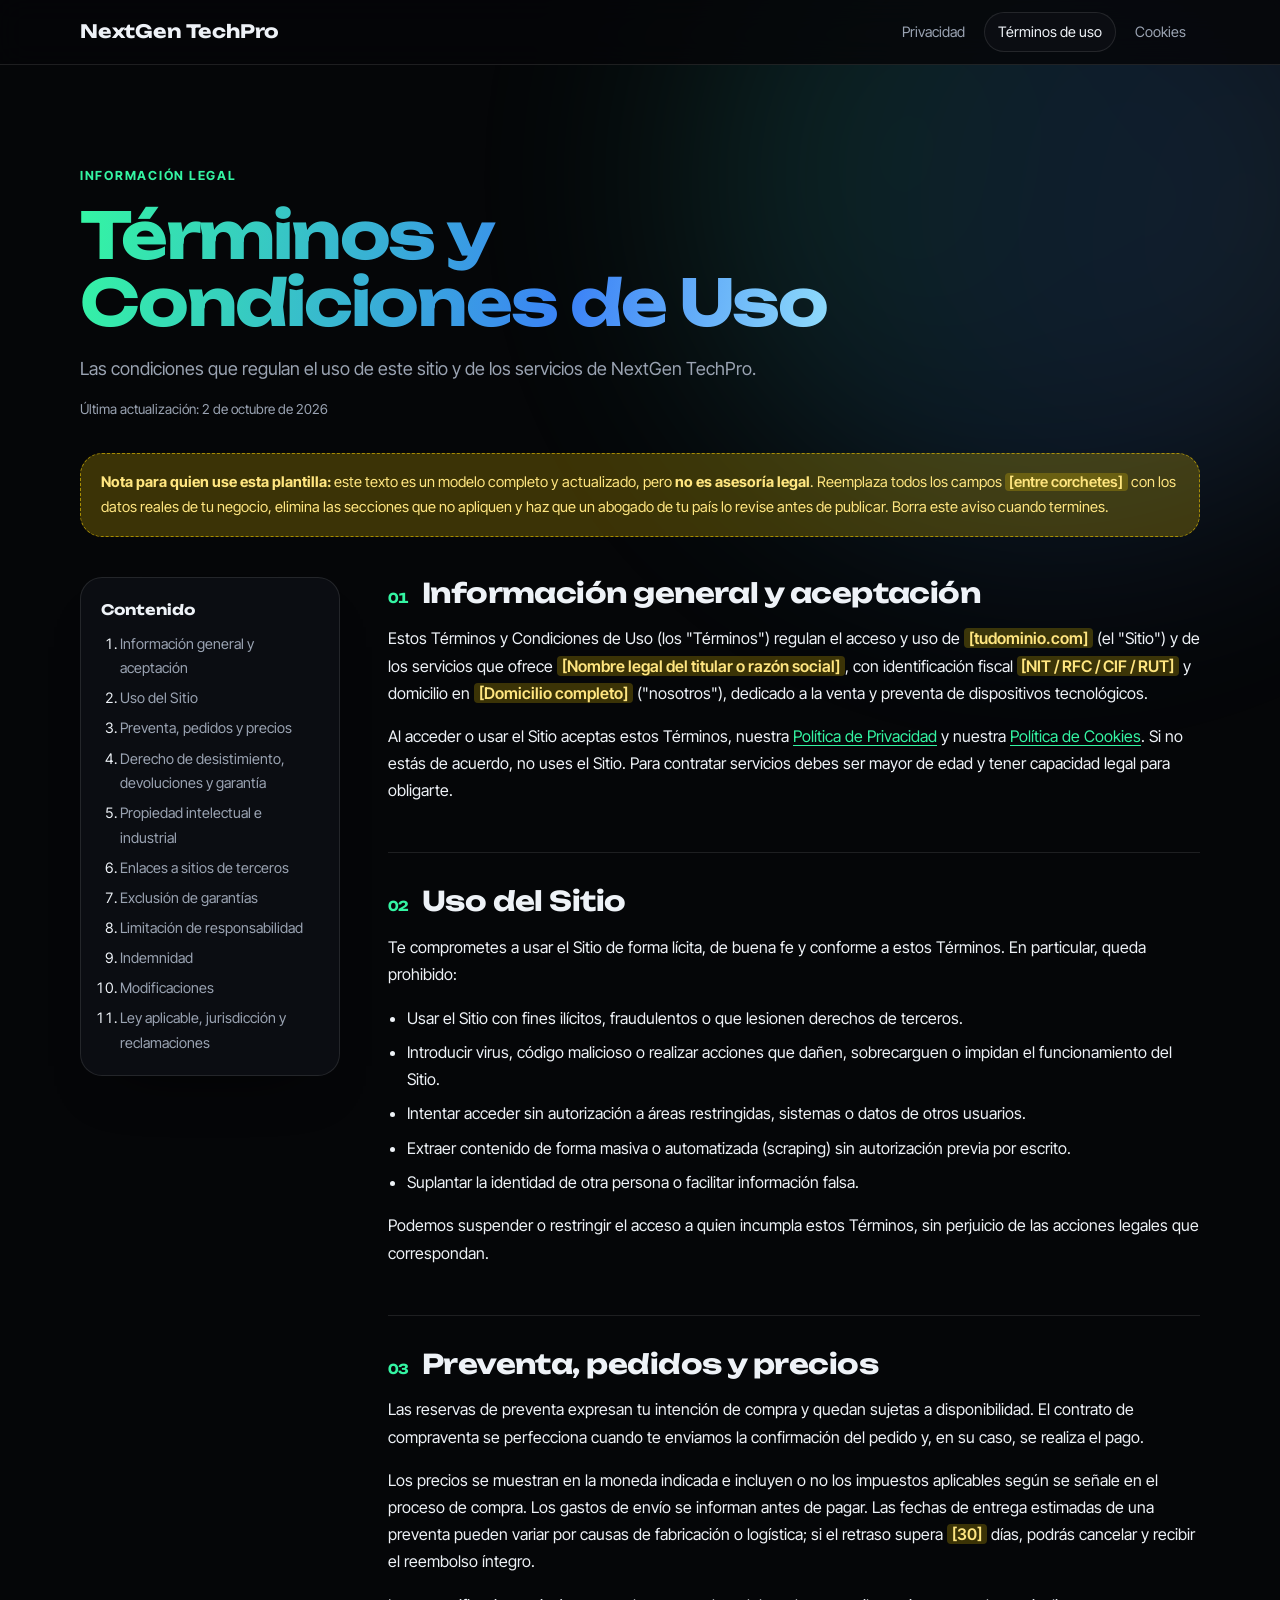
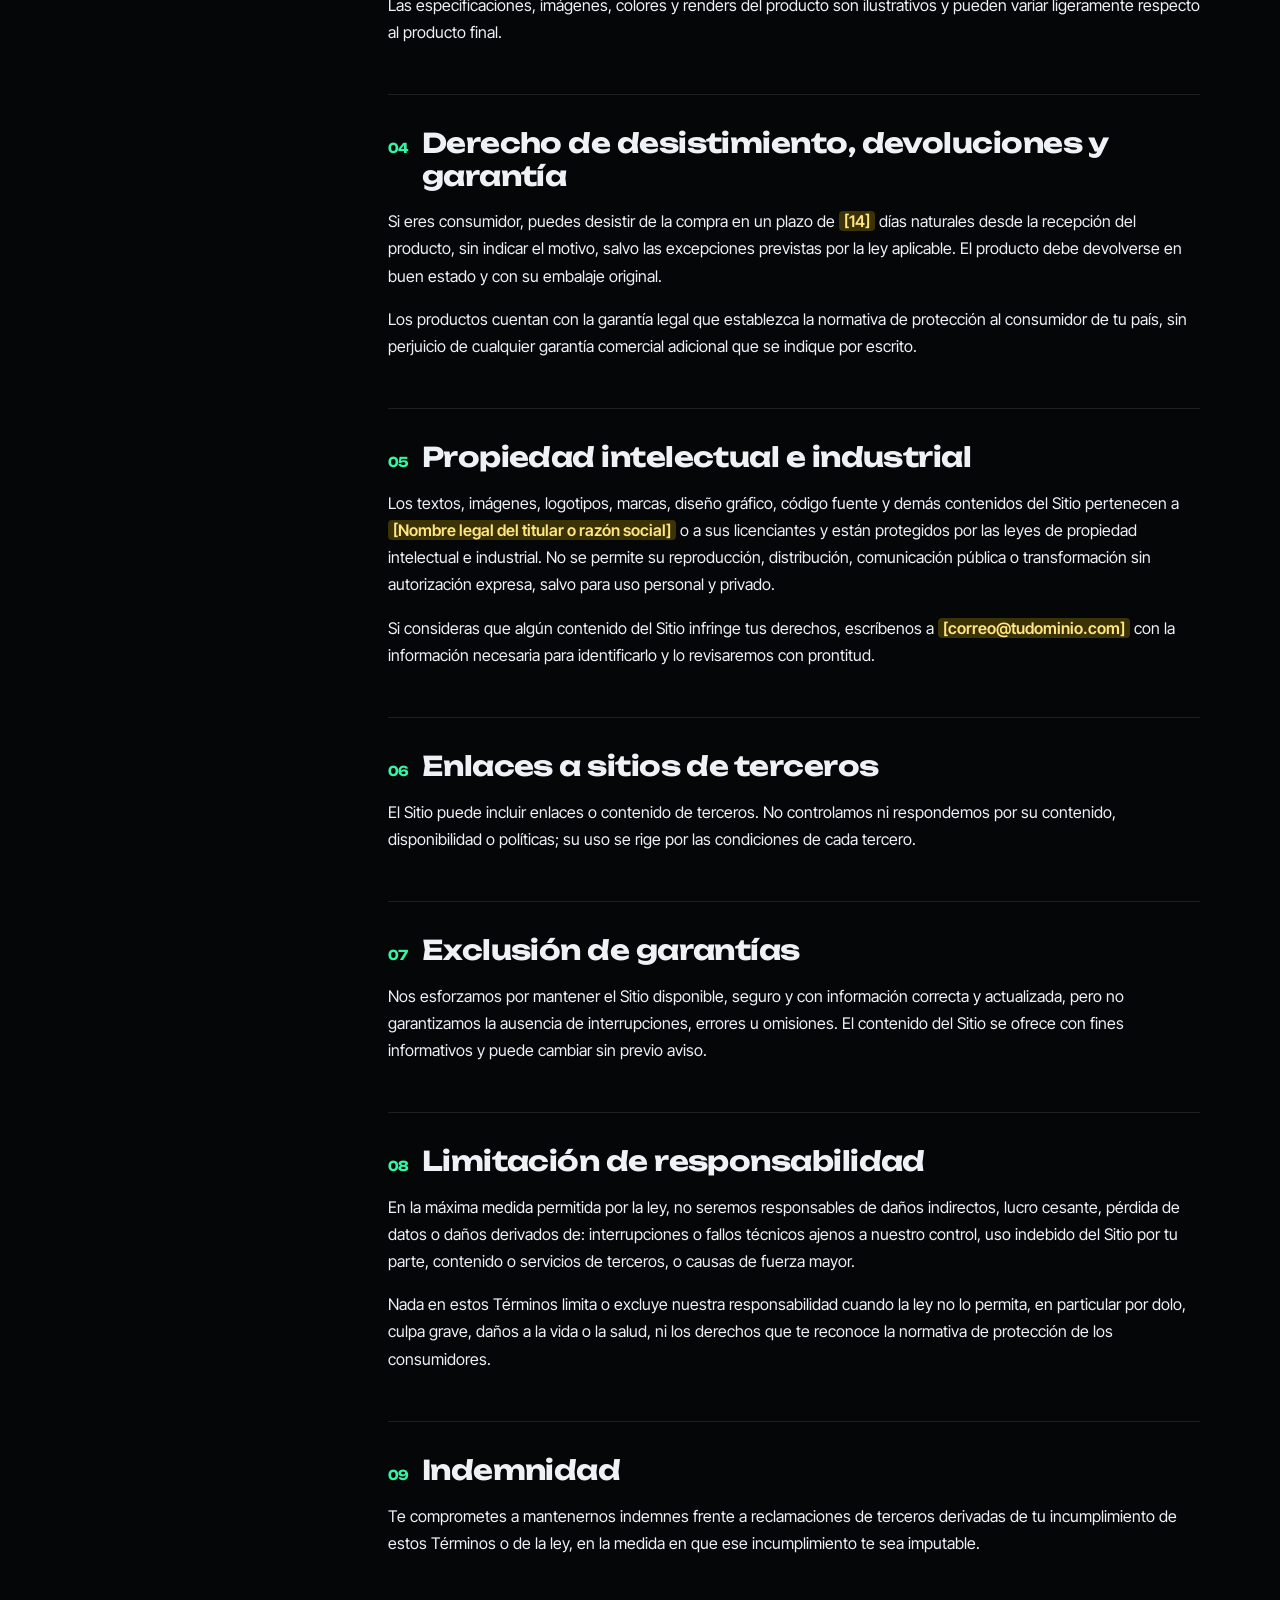
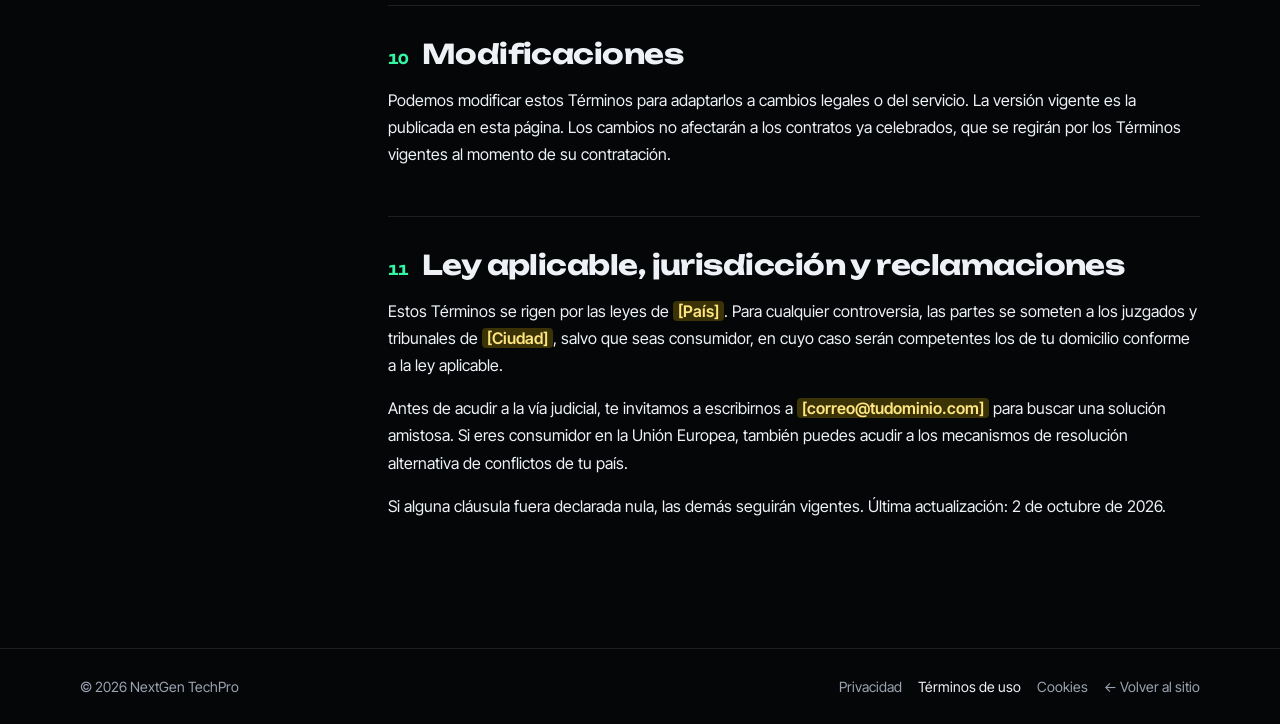
<file: terminos.html>
<!doctype html>
<html lang="es">
<head>
  <meta charset="utf-8">
  <meta name="viewport" content="width=device-width, initial-scale=1">
  <title>Términos y Condiciones de Uso · NextGen TechPro</title>
  <meta name="description" content="Las condiciones que regulan el uso de este sitio y de los servicios de NextGen TechPro.">
  <meta name="robots" content="index, follow">
  <link rel="icon" href="favicon.svg" type="image/svg+xml">
  <link rel="preconnect" href="https://fonts.googleapis.com"><link rel="preconnect" href="https://fonts.gstatic.com" crossorigin>
  <link href="https://fonts.googleapis.com/css2?family=Unbounded:wght@500;700;800&family=Inter+Tight:wght@400;500;600;700&display=swap" rel="stylesheet">
  <link href="legal.css" rel="stylesheet">
</head>
<body class="legal-page">
  <a class="skip" href="#main">Saltar al contenido</a>
  <header class="lg-top">
    <div class="lg-wrap lg-top-inner">
      <a class="lg-brand" href="index.html">NextGen TechPro</a>
      <nav class="lg-nav" aria-label="Páginas legales"><a href="privacidad.html">Privacidad</a><a href="terminos.html" aria-current="page">Términos de uso</a><a href="cookies.html">Cookies</a></nav>
    </div>
  </header>
  <main id="main" class="lg-wrap">
    <div class="lg-hero">
      <p class="lg-kicker">Información legal</p>
      <h1>Términos y Condiciones de Uso</h1>
      <p class="lg-lead">Las condiciones que regulan el uso de este sitio y de los servicios de NextGen TechPro.</p>
      <p class="lg-date">Última actualización: 2 de octubre de 2026</p>
    </div>
    <aside class="lg-note" role="note"><strong>Nota para quien use esta plantilla:</strong> este texto es un modelo completo y actualizado, pero <strong>no es asesoría legal</strong>. Reemplaza todos los campos <mark class="ph">[entre corchetes]</mark> con los datos reales de tu negocio, elimina las secciones que no apliquen y haz que un abogado de tu país lo revise antes de publicar. Borra este aviso cuando termines.</aside>
    <div class="lg-grid">
      <nav class="lg-toc" aria-label="Contenido"><p>Contenido</p><ol><li><a href="#s1">Información general y aceptación</a></li><li><a href="#s2">Uso del Sitio</a></li><li><a href="#s3">Preventa, pedidos y precios</a></li><li><a href="#s4">Derecho de desistimiento, devoluciones y garantía</a></li><li><a href="#s5">Propiedad intelectual e industrial</a></li><li><a href="#s6">Enlaces a sitios de terceros</a></li><li><a href="#s7">Exclusión de garantías</a></li><li><a href="#s8">Limitación de responsabilidad</a></li><li><a href="#s9">Indemnidad</a></li><li><a href="#s10">Modificaciones</a></li><li><a href="#s11">Ley aplicable, jurisdicción y reclamaciones</a></li></ol></nav>
      <article class="lg-body">
<section id="s1"><h2><span class="num">01</span>Información general y aceptación</h2>
<p>Estos Términos y Condiciones de Uso (los "Términos") regulan el acceso y uso de <mark class="ph">[tudominio.com]</mark> (el "Sitio") y de los servicios que ofrece <mark class="ph">[Nombre legal del titular o razón social]</mark>, con identificación fiscal <mark class="ph">[NIT / RFC / CIF / RUT]</mark> y domicilio en <mark class="ph">[Domicilio completo]</mark> ("nosotros"), dedicado a la venta y preventa de dispositivos tecnológicos.</p>
<p>Al acceder o usar el Sitio aceptas estos Términos, nuestra <a href="privacidad.html">Política de Privacidad</a> y nuestra <a href="cookies.html">Política de Cookies</a>. Si no estás de acuerdo, no uses el Sitio. Para contratar servicios debes ser mayor de edad y tener capacidad legal para obligarte.</p>
</section>
<section id="s2"><h2><span class="num">02</span>Uso del Sitio</h2>
<p>Te comprometes a usar el Sitio de forma lícita, de buena fe y conforme a estos Términos. En particular, queda prohibido:</p>
<ul><li>Usar el Sitio con fines ilícitos, fraudulentos o que lesionen derechos de terceros.</li><li>Introducir virus, código malicioso o realizar acciones que dañen, sobrecarguen o impidan el funcionamiento del Sitio.</li><li>Intentar acceder sin autorización a áreas restringidas, sistemas o datos de otros usuarios.</li><li>Extraer contenido de forma masiva o automatizada (scraping) sin autorización previa por escrito.</li><li>Suplantar la identidad de otra persona o facilitar información falsa.</li></ul>
<p>Podemos suspender o restringir el acceso a quien incumpla estos Términos, sin perjuicio de las acciones legales que correspondan.</p>
</section>
<section id="s3"><h2><span class="num">03</span>Preventa, pedidos y precios</h2>
<p>Las reservas de preventa expresan tu intención de compra y quedan sujetas a disponibilidad. El contrato de compraventa se perfecciona cuando te enviamos la confirmación del pedido y, en su caso, se realiza el pago.</p>
<p>Los precios se muestran en la moneda indicada e incluyen o no los impuestos aplicables según se señale en el proceso de compra. Los gastos de envío se informan antes de pagar. Las fechas de entrega estimadas de una preventa pueden variar por causas de fabricación o logística; si el retraso supera <mark class="ph">[30]</mark> días, podrás cancelar y recibir el reembolso íntegro.</p>
<p>Las especificaciones, imágenes, colores y renders del producto son ilustrativos y pueden variar ligeramente respecto al producto final.</p>
</section>
<section id="s4"><h2><span class="num">04</span>Derecho de desistimiento, devoluciones y garantía</h2>
<p>Si eres consumidor, puedes desistir de la compra en un plazo de <mark class="ph">[14]</mark> días naturales desde la recepción del producto, sin indicar el motivo, salvo las excepciones previstas por la ley aplicable. El producto debe devolverse en buen estado y con su embalaje original.</p>
<p>Los productos cuentan con la garantía legal que establezca la normativa de protección al consumidor de tu país, sin perjuicio de cualquier garantía comercial adicional que se indique por escrito.</p>
</section>
<section id="s5"><h2><span class="num">05</span>Propiedad intelectual e industrial</h2>
<p>Los textos, imágenes, logotipos, marcas, diseño gráfico, código fuente y demás contenidos del Sitio pertenecen a <mark class="ph">[Nombre legal del titular o razón social]</mark> o a sus licenciantes y están protegidos por las leyes de propiedad intelectual e industrial. No se permite su reproducción, distribución, comunicación pública o transformación sin autorización expresa, salvo para uso personal y privado.</p>
<p>Si consideras que algún contenido del Sitio infringe tus derechos, escríbenos a <mark class="ph">[correo@tudominio.com]</mark> con la información necesaria para identificarlo y lo revisaremos con prontitud.</p>
</section>
<section id="s6"><h2><span class="num">06</span>Enlaces a sitios de terceros</h2>
<p>El Sitio puede incluir enlaces o contenido de terceros. No controlamos ni respondemos por su contenido, disponibilidad o políticas; su uso se rige por las condiciones de cada tercero.</p>
</section>
<section id="s7"><h2><span class="num">07</span>Exclusión de garantías</h2>
<p>Nos esforzamos por mantener el Sitio disponible, seguro y con información correcta y actualizada, pero no garantizamos la ausencia de interrupciones, errores u omisiones. El contenido del Sitio se ofrece con fines informativos y puede cambiar sin previo aviso.</p>
</section>
<section id="s8"><h2><span class="num">08</span>Limitación de responsabilidad</h2>
<p>En la máxima medida permitida por la ley, no seremos responsables de daños indirectos, lucro cesante, pérdida de datos o daños derivados de: interrupciones o fallos técnicos ajenos a nuestro control, uso indebido del Sitio por tu parte, contenido o servicios de terceros, o causas de fuerza mayor.</p>
<p>Nada en estos Términos limita o excluye nuestra responsabilidad cuando la ley no lo permita, en particular por dolo, culpa grave, daños a la vida o la salud, ni los derechos que te reconoce la normativa de protección de los consumidores.</p>
</section>
<section id="s9"><h2><span class="num">09</span>Indemnidad</h2>
<p>Te comprometes a mantenernos indemnes frente a reclamaciones de terceros derivadas de tu incumplimiento de estos Términos o de la ley, en la medida en que ese incumplimiento te sea imputable.</p>
</section>
<section id="s10"><h2><span class="num">10</span>Modificaciones</h2>
<p>Podemos modificar estos Términos para adaptarlos a cambios legales o del servicio. La versión vigente es la publicada en esta página. Los cambios no afectarán a los contratos ya celebrados, que se regirán por los Términos vigentes al momento de su contratación.</p>
</section>
<section id="s11"><h2><span class="num">11</span>Ley aplicable, jurisdicción y reclamaciones</h2>
<p>Estos Términos se rigen por las leyes de <mark class="ph">[País]</mark>. Para cualquier controversia, las partes se someten a los juzgados y tribunales de <mark class="ph">[Ciudad]</mark>, salvo que seas consumidor, en cuyo caso serán competentes los de tu domicilio conforme a la ley aplicable.</p>
<p>Antes de acudir a la vía judicial, te invitamos a escribirnos a <mark class="ph">[correo@tudominio.com]</mark> para buscar una solución amistosa. Si eres consumidor en la Unión Europea, también puedes acudir a los mecanismos de resolución alternativa de conflictos de tu país.</p>
<p>Si alguna cláusula fuera declarada nula, las demás seguirán vigentes. Última actualización: 2 de octubre de 2026.</p>
</section>
      </article>
    </div>
  </main>
  <footer class="lg-foot">
    <div class="lg-wrap lg-foot-inner">
      <span>© 2026 NextGen TechPro</span>
      <span class="lg-foot-links"><a href="privacidad.html">Privacidad</a><a href="terminos.html" aria-current="page">Términos de uso</a><a href="cookies.html">Cookies</a><a href="index.html">← Volver al sitio</a></span>
    </div>
  </footer>
</body>
</html>
</file>
<file: styles.css>
:root {
  --bg: #050608; --bg-2: #0b0d12; --card: rgba(255, 255, 255, .04); --line: rgba(255, 255, 255, .1);
  --text: #eef2f7; --muted: #9aa3b2; --mint: #34f5a3; --blue: #3b82f6; --ice: #a5f3fc;
  --grad: linear-gradient(100deg, #34f5a3, #3b82f6 60%, #a5f3fc);
  --c1: #2a2f3a; --c2: #0c0e12;
  --display: 'Unbounded', system-ui, sans-serif; --body: 'Inter Tight', system-ui, sans-serif;
}
* { box-sizing: border-box; }
html { scroll-behavior: smooth; scroll-padding-top: 90px; }
body { background: var(--bg); color: var(--text); font-family: var(--body); overflow-x: hidden; }
a { color: inherit; text-decoration: none; }
h1, h2, h3 { font-family: var(--display); letter-spacing: -.03em; font-weight: 700; }
h2 { font-size: clamp(1.9rem, 4vw, 3.1rem); line-height: 1.1; }
.grad { background: var(--grad); background-size: 200% auto; -webkit-background-clip: text; background-clip: text; color: transparent; animation: shine 7s linear infinite; }
@keyframes shine { to { background-position: 200% center; } }
:focus-visible { outline: 2px solid var(--mint); outline-offset: 3px; border-radius: 6px; }
.skip { position: absolute; left: -999px; top: 8px; z-index: 2000; background: var(--mint); color: #000; padding: .5rem 1rem; }
.skip:focus { left: 8px; }
.eyebrow { font-family: var(--display); font-size: .72rem; letter-spacing: .12em; text-transform: uppercase; color: var(--mint); margin-bottom: 1rem; font-weight: 500; }
.muted { color: var(--muted); line-height: 1.75; }
.glass { background: rgba(255, 255, 255, .05); border: 1px solid var(--line); backdrop-filter: blur(18px); -webkit-backdrop-filter: blur(18px); }

.cursor-glow { position: fixed; left: 0; top: 0; width: 500px; height: 500px; margin: -250px 0 0 -250px; border-radius: 50%; pointer-events: none; z-index: 0; background: radial-gradient(circle, rgba(52, 245, 163, .09), transparent 65%); transform: translate3d(var(--x, -600px), var(--y, -600px), 0); transition: transform .25s ease-out; }

.free-bar { background: var(--grad); color: #04130d; font-size: .84rem; font-weight: 600; }
.free-bar .container { display: flex; justify-content: space-between; align-items: center; gap: 1rem; padding-block: .5rem; }
.free-bar b { background: #04130d; color: var(--mint); padding: .12rem .5rem; border-radius: 5px; margin-right: .4rem; font-size: .7rem; letter-spacing: .08em; }
.free-bar a { font-weight: 800; white-space: nowrap; }
.free-bar a:hover { text-decoration: underline; }

.site-nav { position: sticky; top: 0; z-index: 1030; transition: background .3s, border-color .3s; border-bottom: 1px solid transparent; }
.site-nav.scrolled { background: rgba(5, 6, 8, .75); backdrop-filter: blur(18px); -webkit-backdrop-filter: blur(18px); border-color: var(--line); }
.navbar { padding-block: .9rem; }
.brand { display: inline-flex; align-items: center; gap: .55rem; font-family: var(--display); font-weight: 800; font-size: 1.1rem; letter-spacing: .02em; }
.brand b { font-weight: 800; }
.brand b span { color: var(--mint); }
.nav-link { color: var(--muted) !important; font-weight: 500; }
.nav-link:hover { color: #fff !important; }

.btn-neon, .btn-line { display: inline-flex; align-items: center; justify-content: center; gap: .55rem; min-height: 52px; padding: .8rem 1.6rem; border-radius: 14px; font-weight: 700; transition: transform .25s, box-shadow .25s, background .25s, border-color .25s; border: 0; }
.btn-neon { background: var(--mint); color: #03140c; box-shadow: 0 0 0 1px rgba(52, 245, 163, .4), 0 14px 40px -14px rgba(52, 245, 163, .9); }
.btn-neon:hover { color: #03140c; transform: translateY(-3px); box-shadow: 0 0 0 1px rgba(52, 245, 163, .6), 0 20px 50px -12px rgba(52, 245, 163, 1); }
.btn-neon i { transition: transform .25s; }
.btn-neon:hover i { transform: translateX(4px); }
.btn-sm-neon { min-height: 42px; padding: .5rem 1.1rem; }
.btn-line { border: 1px solid var(--line); color: #fff; background: rgba(255, 255, 255, .03); }
.btn-line:hover { color: #fff; border-color: var(--mint); transform: translateY(-3px); }

/* hero */
.hero { position: relative; padding: 4rem 0 5rem; overflow: hidden; }
.beams { position: absolute; inset: 0; pointer-events: none; }
.beams i { position: absolute; top: -20%; width: 40%; height: 140%; filter: blur(60px); opacity: .5; animation: beam 12s ease-in-out infinite alternate; }
.beams i:nth-child(1) { left: 45%; background: radial-gradient(closest-side, rgba(59, 130, 246, .6), transparent); }
.beams i:nth-child(2) { left: 65%; background: radial-gradient(closest-side, rgba(52, 245, 163, .45), transparent); animation-delay: -4s; }
.beams i:nth-child(3) { left: -10%; top: 40%; background: radial-gradient(closest-side, rgba(59, 130, 246, .25), transparent); animation-delay: -8s; }
@keyframes beam { to { transform: translate(-60px, 40px) scale(1.15); } }
.hero .container { position: relative; z-index: 2; }
.chip { display: inline-flex; align-items: center; gap: .55rem; padding: .45rem .95rem; border-radius: 999px; border: 1px solid rgba(52, 245, 163, .35); background: rgba(52, 245, 163, .07); color: var(--mint); font-size: .85rem; font-weight: 600; }
.dot { width: 8px; height: 8px; border-radius: 50%; background: var(--mint); animation: ping 1.8s infinite; }
@keyframes ping { 0% { box-shadow: 0 0 0 0 rgba(52, 245, 163, .7); } 70% { box-shadow: 0 0 0 10px rgba(52, 245, 163, 0); } 100% { box-shadow: 0 0 0 0 rgba(52, 245, 163, 0); } }
.hero h1 { font-size: clamp(2.4rem, 5.6vw, 4.6rem); line-height: 1.02; margin: 1.4rem 0; font-weight: 800; }
.lead-text { color: var(--muted); font-size: 1.12rem; line-height: 1.75; max-width: 540px; }
.hero-copy > * { animation: rise .9s cubic-bezier(.2, .8, .2, 1) both; }
.hero-copy > *:nth-child(2) { animation-delay: .1s; }
.hero-copy > *:nth-child(3) { animation-delay: .2s; }
.hero-copy > *:nth-child(4) { animation-delay: .3s; }
.hero-copy > *:nth-child(5) { animation-delay: .4s; }
@keyframes rise { from { opacity: 0; transform: translateY(30px); } }

.countdown { margin-top: 2.6rem; }
.cd-label { display: block; color: var(--muted); font-size: .85rem; margin-bottom: .7rem; }
.cd-grid { display: flex; gap: .7rem; }
.cd-grid div { min-width: 74px; text-align: center; padding: .7rem .5rem; border-radius: 14px; border: 1px solid var(--line); background: var(--card); }
.cd-grid b { display: block; font-family: var(--display); font-size: 1.6rem; font-variant-numeric: tabular-nums; }
.cd-grid small { color: var(--muted); font-size: .72rem; text-transform: uppercase; letter-spacing: .08em; }

/* device */
.stage { position: relative; height: 580px; perspective: 1400px; display: grid; place-items: center; }
.halo { position: absolute; width: 420px; height: 420px; border-radius: 50%; background: conic-gradient(from 0deg, transparent, rgba(52, 245, 163, .45), transparent 30%, rgba(59, 130, 246, .5), transparent 65%); filter: blur(30px); animation: spin 14s linear infinite; }
@keyframes spin { to { transform: rotate(360deg); } }
.device { position: relative; width: 250px; aspect-ratio: 9 / 19; border-radius: 42px; padding: 11px; background: linear-gradient(145deg, var(--c1), var(--c2)); box-shadow: inset 0 0 0 1.5px rgba(255, 255, 255, .18), inset 0 2px 6px rgba(255, 255, 255, .25), 0 50px 90px -30px rgba(0, 0, 0, .9); transform: rotateY(-18deg) rotateX(8deg) rotateZ(2deg); transform-style: preserve-3d; animation: hover 6s ease-in-out infinite; transition: background .6s; }
@keyframes hover { 50% { translate: 0 -16px; } }
.device-screen { position: relative; width: 100%; height: 100%; border-radius: 32px; overflow: hidden; background: #000; }
.device-screen img { width: 100%; height: 100%; object-fit: cover; display: block; animation: drift 18s ease-in-out infinite alternate; }
@keyframes drift { to { transform: scale(1.18) translateY(-4%); } }
.ui { position: absolute; inset: 0; display: flex; flex-direction: column; align-items: center; justify-content: space-between; padding: 2.4rem 0 2rem; }
.ui-time { font-family: var(--display); font-size: 2.6rem; font-weight: 700; text-shadow: 0 4px 20px rgba(0, 0, 0, .5); }
.ui-ring { position: relative; width: 110px; height: 110px; }
.ui-ring svg { width: 100%; height: 100%; transform: rotate(-90deg); }
.ui-ring circle { fill: none; stroke: rgba(255, 255, 255, .18); stroke-width: 6; }
.ui-ring .prog { stroke: var(--mint); stroke-linecap: round; stroke-dasharray: 264; stroke-dashoffset: 264; animation: fill 4s cubic-bezier(.2, .8, .2, 1) infinite; filter: drop-shadow(0 0 6px var(--mint)); }
@keyframes fill { 60%, 100% { stroke-dashoffset: 40; } }
.ui-ring b { position: absolute; inset: 0; display: grid; place-items: center; font-family: var(--display); font-size: 1.5rem; }
.ui-bars { display: flex; align-items: flex-end; gap: 5px; height: 28px; }
.ui-bars i { width: 6px; height: 100%; border-radius: 3px; background: #fff; transform-origin: bottom; animation: bar .9s ease-in-out infinite alternate; }
.ui-bars i:nth-child(2) { animation-delay: -.3s; } .ui-bars i:nth-child(3) { animation-delay: -.6s; } .ui-bars i:nth-child(4) { animation-delay: -.15s; } .ui-bars i:nth-child(5) { animation-delay: -.45s; }
@keyframes bar { from { transform: scaleY(.25); } }
.glare { position: absolute; inset: 0; background: linear-gradient(115deg, transparent 35%, rgba(255, 255, 255, .22) 45%, transparent 55%); background-size: 250% 100%; animation: glare 5s ease-in-out infinite; pointer-events: none; }
@keyframes glare { 0%, 20% { background-position: 150% 0; } 60%, 100% { background-position: -50% 0; } }
.btn-side { position: absolute; right: -3px; top: 22%; width: 4px; height: 60px; border-radius: 3px; background: var(--c1); }
.floor-shadow { position: absolute; bottom: 20px; width: 200px; height: 30px; border-radius: 50%; background: radial-gradient(closest-side, rgba(52, 245, 163, .45), transparent); filter: blur(6px); animation: shadow 6s ease-in-out infinite; }
@keyframes shadow { 50% { transform: scale(.8); opacity: .6; } }
.float-card { position: absolute; display: flex; align-items: center; gap: .6rem; padding: .7rem 1rem; border-radius: 16px; font-size: .9rem; animation: hover 7s ease-in-out infinite; }
.float-card i { font-size: 1.2rem; color: var(--mint); }
.fc1 { left: 2%; top: 22%; }
.fc2 { right: 2%; bottom: 20%; animation-delay: -3s; }

/* marquee */
.marquee { border-block: 1px solid var(--line); overflow: hidden; padding: 1.2rem 0; background: var(--bg-2); }
.marquee-track { display: flex; width: max-content; animation: marquee 30s linear infinite; }
.marquee span { font-family: var(--display); font-size: 1.1rem; font-weight: 500; color: var(--muted); padding-right: 2.6rem; white-space: nowrap; }
.marquee span::after { content: '◆'; color: var(--mint); margin-left: 2.6rem; font-size: .7rem; vertical-align: middle; }
@keyframes marquee { to { transform: translateX(-50%); } }

.section { position: relative; padding: 7rem 0; z-index: 1; }
.section-head { text-align: center; max-width: 760px; margin: 0 auto 3.5rem; }

.feature { position: relative; height: 100%; padding: 2.2rem; border-radius: 24px; background: var(--card); border: 1px solid var(--line); overflow: hidden; transition: border-color .3s, transform .3s; }
.feature::before { content: ''; position: absolute; inset: 0; opacity: 0; transition: opacity .3s; background: radial-gradient(380px circle at var(--mx, 50%) var(--my, 50%), rgba(52, 245, 163, .16), transparent 60%); pointer-events: none; }
.feature:hover { border-color: rgba(52, 245, 163, .45); transform: translateY(-6px); }
.feature:hover::before { opacity: 1; }
.f-icon { width: 56px; height: 56px; border-radius: 16px; display: grid; place-items: center; font-size: 1.5rem; color: var(--mint); background: rgba(52, 245, 163, .1); border: 1px solid rgba(52, 245, 163, .3); }
.feature h3 { font-size: 1.15rem; margin: 1.4rem 0 .6rem; }
.feature p { color: var(--muted); line-height: 1.7; margin: 0; }

.specs { background: radial-gradient(ellipse at 50% 0%, rgba(59, 130, 246, .15), transparent 60%); }
.spec-grid { display: grid; grid-template-columns: repeat(4, 1fr); gap: 1px; background: var(--line); border: 1px solid var(--line); border-radius: 24px; overflow: hidden; }
.spec { background: var(--bg); padding: 2rem 1.6rem; display: grid; gap: .6rem; }
.spec small { color: var(--muted); text-transform: uppercase; letter-spacing: .1em; font-size: .72rem; }
.spec strong { font-family: var(--display); font-size: clamp(1.4rem, 2.4vw, 2rem); font-weight: 700; }
.spec em { font-style: normal; color: var(--muted); font-size: .9rem; }
.meter { height: 4px; border-radius: 4px; background: rgba(255, 255, 255, .08); overflow: hidden; }
.meter i { display: block; height: 100%; width: 100%; background: var(--grad); transform: scaleX(0); transform-origin: left; transition: transform 1.6s cubic-bezier(.2, .8, .2, 1) .2s; }
.spec.visible .meter i { transform: scaleX(var(--v)); }

.colors-card { display: grid; grid-template-columns: 1.3fr 1fr; gap: 2rem; align-items: center; padding: 3rem; border-radius: 28px; background: linear-gradient(135deg, rgba(52, 245, 163, .08), rgba(59, 130, 246, .08)); border: 1px solid var(--line); }
.swatches { display: flex; flex-wrap: wrap; gap: .8rem; justify-content: center; }
.swatch { display: grid; justify-items: center; gap: .5rem; background: none; border: 1px solid var(--line); border-radius: 18px; padding: 1rem 1.1rem; color: var(--muted); font-weight: 600; min-width: 96px; transition: border-color .3s, color .3s, transform .3s; }
.swatch span { width: 44px; height: 44px; border-radius: 50%; background: linear-gradient(145deg, var(--c1), var(--c2)); box-shadow: inset 0 0 0 1.5px rgba(255, 255, 255, .25); }
.swatch:hover { transform: translateY(-3px); }
.swatch.active { border-color: var(--mint); color: #fff; box-shadow: 0 0 0 1px var(--mint); }

.perks { list-style: none; padding: 0; margin: 1.5rem 0 0; display: grid; gap: .7rem; }
.perks i { color: var(--mint); margin-right: .5rem; }
.order { border-radius: 26px; padding: 2rem; }
.order .form-label { color: var(--muted); font-size: .88rem; font-weight: 600; }
.order .form-control { background: rgba(255, 255, 255, .05); border: 1px solid var(--line); color: #fff; min-height: 50px; border-radius: 12px; }
.order .form-control::placeholder { color: #667085; }
.order .form-control:focus { background: rgba(255, 255, 255, .08); border-color: var(--mint); box-shadow: 0 0 0 3px rgba(52, 245, 163, .2); color: #fff; }
.order .form-control.is-invalid { border-color: #f87171; }
.stepper { display: inline-flex; align-items: center; border: 1px solid var(--line); border-radius: 12px; overflow: hidden; min-height: 50px; }
.stepper button { width: 50px; height: 50px; border: 0; background: rgba(255, 255, 255, .05); color: #fff; font-size: 1.3rem; }
.stepper button:hover { background: rgba(52, 245, 163, .15); }
.stepper output { min-width: 56px; text-align: center; font-family: var(--display); font-size: 1.1rem; }
.chosen { display: flex; align-items: center; gap: .6rem; min-height: 50px; padding: 0 1rem; border: 1px solid var(--line); border-radius: 12px; font-weight: 600; }
.chosen::before { content: ''; width: 18px; height: 18px; border-radius: 50%; background: linear-gradient(145deg, var(--c1), var(--c2)); box-shadow: inset 0 0 0 1px rgba(255, 255, 255, .3); }
.order-total { display: flex; justify-content: space-between; align-items: baseline; margin: 1.6rem 0 1.2rem; padding-top: 1.2rem; border-top: 1px dashed var(--line); color: var(--muted); }
.order-total strong { font-family: var(--display); font-size: 2.4rem; color: #fff; }
.form-status { min-height: 1.3em; margin: .9rem 0 .3rem; color: var(--mint); font-weight: 600; }
.form-status.error { color: #f87171; }

.opensource { display: grid; grid-template-columns: 1.5fr 1fr; gap: 2rem; align-items: center; padding: 3rem; border-radius: 28px; border: 1px solid rgba(52, 245, 163, .3); background: radial-gradient(circle at 90% 10%, rgba(52, 245, 163, .15), transparent 45%), var(--bg-2); }
.free-pill { display: inline-block; font-family: var(--display); font-size: .7rem; letter-spacing: .1em; padding: .4rem .9rem; border-radius: 999px; background: var(--mint); color: #03140c; margin-bottom: 1rem; }
.opensource h2 { font-size: clamp(1.7rem, 3.2vw, 2.4rem); }
.os-actions { display: grid; gap: .7rem; justify-items: center; text-align: center; }

.footer { border-top: 1px solid var(--line); padding: 2rem 0; color: var(--muted); font-size: .88rem; position: relative; z-index: 1; }
.footer-inner { display: flex; flex-wrap: wrap; justify-content: space-between; align-items: center; gap: 1rem; }
.footer .brand { color: #fff; font-size: .95rem; }
.footer-links { display: flex; flex-wrap: wrap; gap: 1.2rem; }
.footer-links a:hover { color: var(--mint); }

.reveal { opacity: 0; transform: translateY(36px); transition: opacity .9s cubic-bezier(.2, .8, .2, 1), transform .9s cubic-bezier(.2, .8, .2, 1); }
.reveal.visible { opacity: 1; transform: none; }

@media (max-width: 991.98px) {
  .navbar-collapse { background: var(--bg-2); border: 1px solid var(--line); border-radius: 18px; padding: 1rem; margin-top: .8rem; }
  .spec-grid { grid-template-columns: repeat(2, 1fr); }
  .colors-card, .opensource { grid-template-columns: 1fr; }
  .stage { height: 520px; }
}
@media (max-width: 575.98px) {
  .container { padding-inline: 16px; }
  .free-bar .license { display: none; }
  .free-bar .container { font-size: .74rem; }
  .hero { padding: 3rem 0 3.5rem; }
  .section { padding: 4.5rem 0; }
  .cd-grid { gap: .45rem; }
  .cd-grid div { min-width: 0; flex: 1; }
  .stage { height: 460px; }
  .device { width: 200px; }
  .halo { width: 300px; height: 300px; }
  .float-card { font-size: .8rem; padding: .55rem .8rem; }
  .fc1 { top: 4%; left: 0; }
  .fc2 { right: 0; }
  .spec-grid { grid-template-columns: 1fr; }
  .colors-card, .opensource { padding: 2rem 1.3rem; }
  .order { padding: 1.4rem; }
  .footer-inner { flex-direction: column; text-align: center; }
}
@media (prefers-reduced-motion: reduce) {
  *, *::before, *::after { animation-duration: .01ms !important; animation-iteration-count: 1 !important; transition-duration: .01ms !important; scroll-behavior: auto !important; }
  .reveal { opacity: 1; transform: none; }
  .spec .meter i { transform: scaleX(var(--v)); }
  .ui-ring .prog { stroke-dashoffset: 40; }
  .cursor-glow { display: none; }
}
</file>
<file: legal.css>
/* Páginas legales — usa la paleta y tipografías del sitio */
:root {
  --lg-bg: #050608; --lg-surface: #0b0d12; --lg-text: #eef2f7; --lg-muted: #9aa3b2;
  --lg-line: rgba(255,255,255,.1); --lg-accent: #34f5a3; --lg-grad: linear-gradient(100deg,#34f5a3,#3b82f6 60%,#a5f3fc); --lg-radius: 22px;
  --lg-head: 'Unbounded', system-ui, sans-serif; --lg-body: 'Inter Tight', system-ui, sans-serif;
  --lg-border: 1px solid rgba(255,255,255,.1); --lg-shadow: 0 30px 60px -40px rgba(0,0,0,.9);
  color-scheme: dark;
}
*, *::before, *::after { box-sizing: border-box; }
html { scroll-behavior: smooth; -webkit-text-size-adjust: 100%; }
body.legal-page { margin: 0; background: var(--lg-bg); color: var(--lg-text); font-family: var(--lg-body); font-size: 16px; line-height: 1.7; overflow-x: hidden; }
body.legal-page::before { content: ""; position: fixed; inset: -20% -10% auto auto; width: 60vw; height: 60vw; max-width: 720px; max-height: 720px; background: var(--lg-grad); filter: blur(120px); opacity: .16; border-radius: 50%; pointer-events: none; z-index: 0; }
.legal-page > * { position: relative; z-index: 1; }
.lg-wrap { width: min(1120px, 100% - 32px); margin-inline: auto; }
.skip { position: absolute; left: -9999px; }
.skip:focus { left: 16px; top: 12px; z-index: 10; background: var(--lg-surface); color: var(--lg-text); padding: .5rem .9rem; border-radius: 8px; }
.legal-page a { color: var(--lg-accent); text-underline-offset: 3px; }
.legal-page a:focus-visible { outline: 2px solid var(--lg-accent); outline-offset: 3px; border-radius: 4px; }

.lg-top { position: sticky; top: 0; z-index: 5; backdrop-filter: blur(14px); -webkit-backdrop-filter: blur(14px); background: color-mix(in srgb, var(--lg-bg) 82%, transparent); border-bottom: var(--lg-border); }
.lg-top-inner { display: flex; align-items: center; justify-content: space-between; gap: 1rem; min-height: 64px; flex-wrap: wrap; padding-block: .6rem; }
.lg-brand { font-family: var(--lg-head); font-weight: 700; font-size: 1.15rem; letter-spacing: -.01em; color: var(--lg-text) !important; text-decoration: none; }
.lg-nav { display: flex; gap: .35rem; flex-wrap: wrap; }
.lg-nav a { color: var(--lg-muted); text-decoration: none; font-size: .9rem; padding: .4rem .8rem; border-radius: 999px; border: 1px solid transparent; transition: color .2s, border-color .2s, background .2s; }
.lg-nav a:hover { color: var(--lg-text); border-color: var(--lg-line); }
.lg-nav a[aria-current="page"] { color: var(--lg-text); background: var(--lg-surface); border: var(--lg-border); }

.lg-hero { padding: clamp(3rem, 8vw, 6rem) 0 2rem; max-width: 820px; animation: lg-in .7s cubic-bezier(.22,1,.36,1) both; }
.lg-kicker { display: inline-block; margin: 0 0 1rem; font-size: .78rem; font-weight: 700; letter-spacing: .14em; text-transform: uppercase; color: var(--lg-accent); }
.lg-hero h1 { font-family: var(--lg-head); font-size: clamp(2.2rem, 6vw, 4rem); line-height: 1.05; letter-spacing: -.035em; margin: 0 0 1.1rem; background: var(--lg-grad); -webkit-background-clip: text; background-clip: text; color: transparent; }
.lg-lead { font-size: 1.125rem; color: var(--lg-muted); margin: 0 0 .8rem; }
.lg-date { font-size: .85rem; color: var(--lg-muted); margin: 0; }

.lg-note { margin: 0 0 2.5rem; padding: 1rem 1.25rem; border-radius: var(--lg-radius); border: 1px dashed rgba(255,214,0,.55); background: rgba(255,214,0,.22); color: #ffe680; font-size: .92rem; }
.ph { background: rgba(255,214,0,.22); color: #ffe680; padding: 0 .3em; border-radius: 4px; font-weight: 600; }

.lg-grid { display: grid; grid-template-columns: 260px minmax(0, 1fr); gap: 3rem; align-items: start; padding-bottom: 5rem; }
.lg-toc { position: sticky; top: 88px; padding: 1.25rem; background: var(--lg-surface); border: var(--lg-border); border-radius: var(--lg-radius); box-shadow: var(--lg-shadow); font-size: .9rem; }
.lg-toc p { margin: 0 0 .6rem; font-weight: 700; font-family: var(--lg-head); }
.lg-toc ol { margin: 0; padding-left: 1.2rem; display: grid; gap: .35rem; }
.lg-toc a { color: var(--lg-muted); text-decoration: none; }
.lg-toc a:hover { color: var(--lg-accent); }

.lg-body section { padding: 2rem 0; border-top: var(--lg-border); scroll-margin-top: 90px; }
.lg-body section:first-child { border-top: 0; padding-top: 0; }
.lg-body h2 { font-family: var(--lg-head); font-size: clamp(1.35rem, 2.6vw, 1.7rem); line-height: 1.2; letter-spacing: -.02em; margin: 0 0 1rem; display: flex; gap: .8rem; align-items: baseline; }
.lg-body h2 .num { font-size: .85rem; font-weight: 700; color: var(--lg-accent); font-variant-numeric: tabular-nums; }
.lg-body p, .lg-body li { color: var(--lg-text); }
.lg-body p { margin: 0 0 1rem; }
.lg-body ul { margin: 0 0 1rem; padding-left: 1.2rem; display: grid; gap: .45rem; }
.lg-body ul.facts { list-style: none; padding: 1.1rem 1.25rem; background: var(--lg-surface); border: var(--lg-border); border-radius: var(--lg-radius); }
.lg-body ul.rights li::marker { color: var(--lg-accent); }
.lg-body code { font-size: .88em; padding: .1em .4em; border-radius: 6px; background: var(--lg-surface); border: 1px solid var(--lg-line); }
.tbl { overflow-x: auto; margin: 0 0 1.25rem; border: var(--lg-border); border-radius: var(--lg-radius); background: var(--lg-surface); }
.tbl table { width: 100%; border-collapse: collapse; font-size: .9rem; min-width: 560px; }
.tbl th, .tbl td { text-align: left; vertical-align: top; padding: .8rem 1rem; border-bottom: 1px solid var(--lg-line); }
.tbl th { font-family: var(--lg-head); font-size: .78rem; letter-spacing: .06em; text-transform: uppercase; color: var(--lg-muted); }
.tbl tr:last-child td { border-bottom: 0; }

.lg-foot { border-top: var(--lg-border); padding: 1.6rem 0; font-size: .88rem; color: var(--lg-muted); }
.lg-foot-inner { display: flex; justify-content: space-between; gap: 1rem; flex-wrap: wrap; }
.lg-foot-links { display: flex; gap: 1rem; flex-wrap: wrap; }
.lg-foot-links a { color: var(--lg-muted); text-decoration: none; }
.lg-foot-links a:hover, .lg-foot-links a[aria-current="page"] { color: var(--lg-text); }

@keyframes lg-in { from { opacity: 0; transform: translateY(14px); } to { opacity: 1; transform: none; } }
@media (max-width: 860px) {
  .lg-grid { grid-template-columns: minmax(0, 1fr); gap: 1.5rem; }
  .lg-toc { position: static; }
}
@media (prefers-reduced-motion: reduce) { html { scroll-behavior: auto; } .lg-hero { animation: none; } }
@media print {
  .lg-top, .lg-toc, .lg-note, .lg-foot, body.legal-page::before { display: none !important; }
  body.legal-page { background: #fff; color: #000; }
  .lg-hero h1 { color: #000; background: none; }
  .lg-grid { display: block; }
}
</file>
